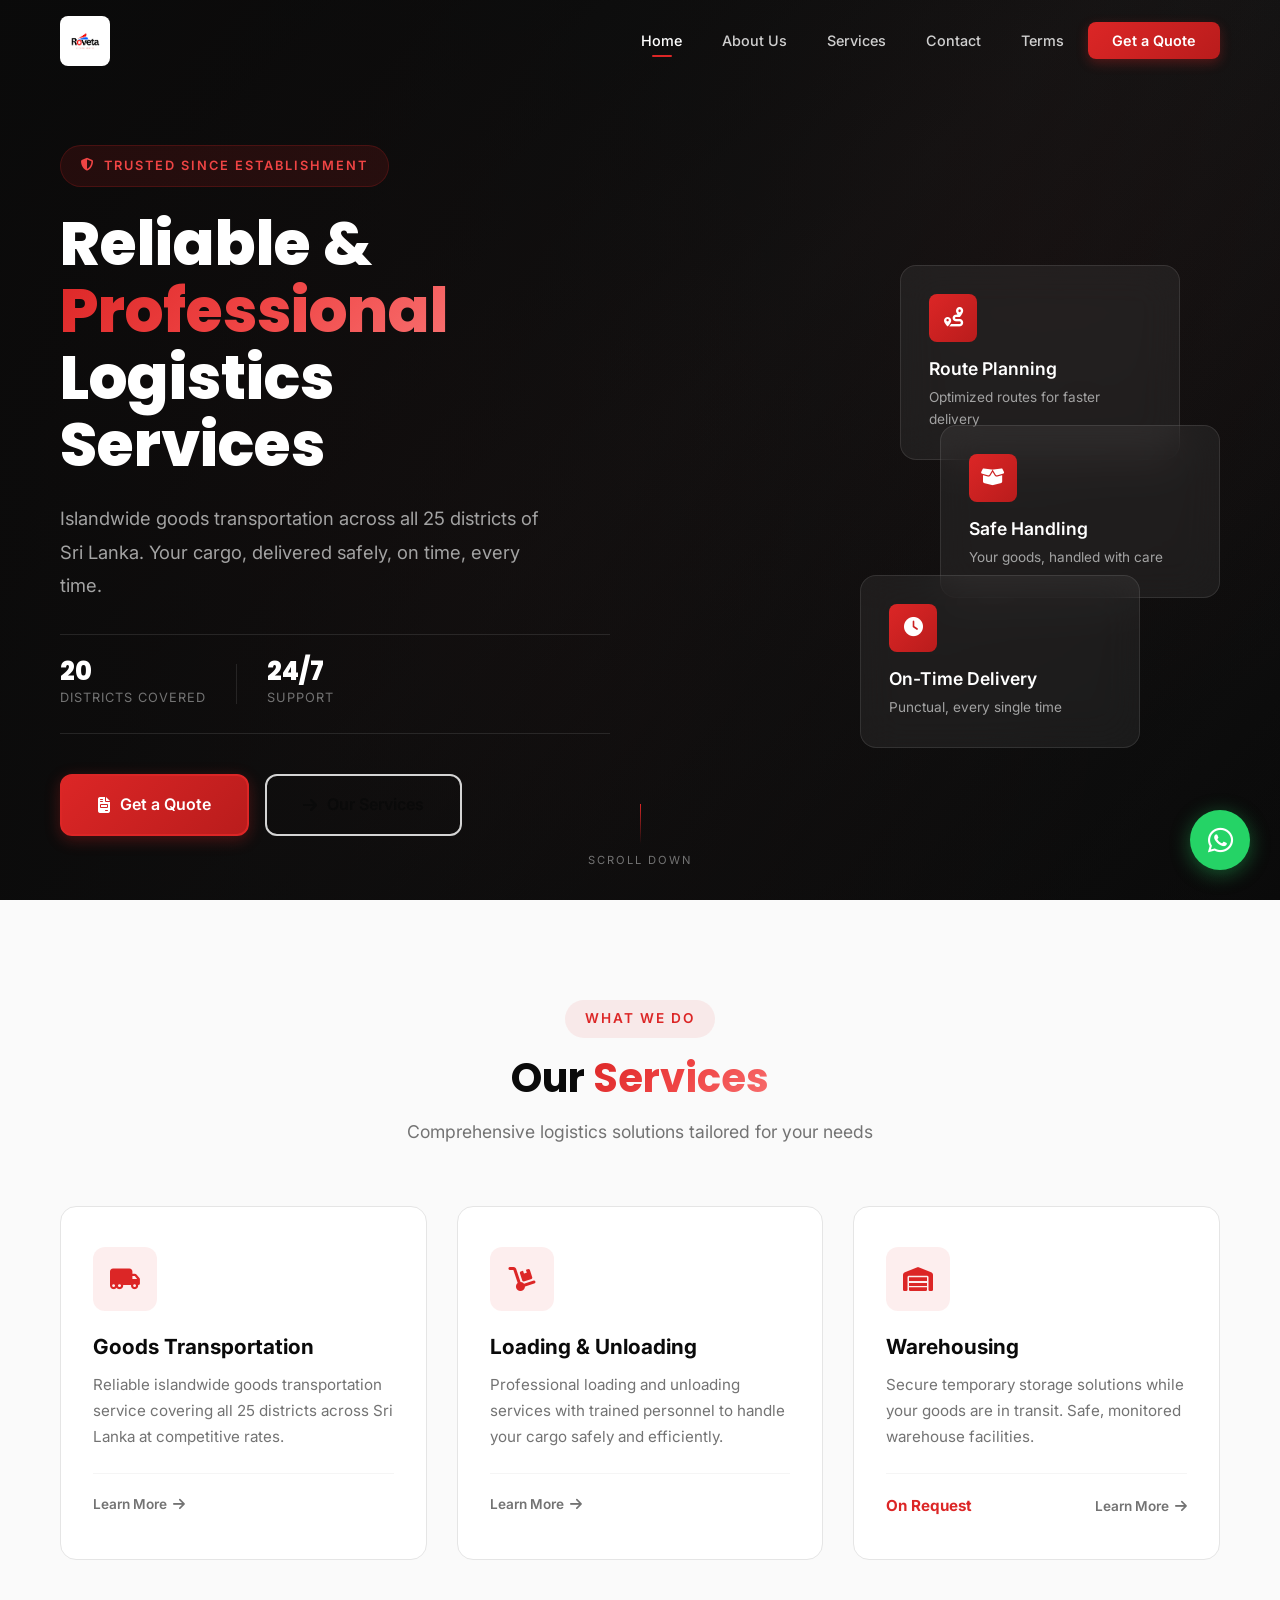
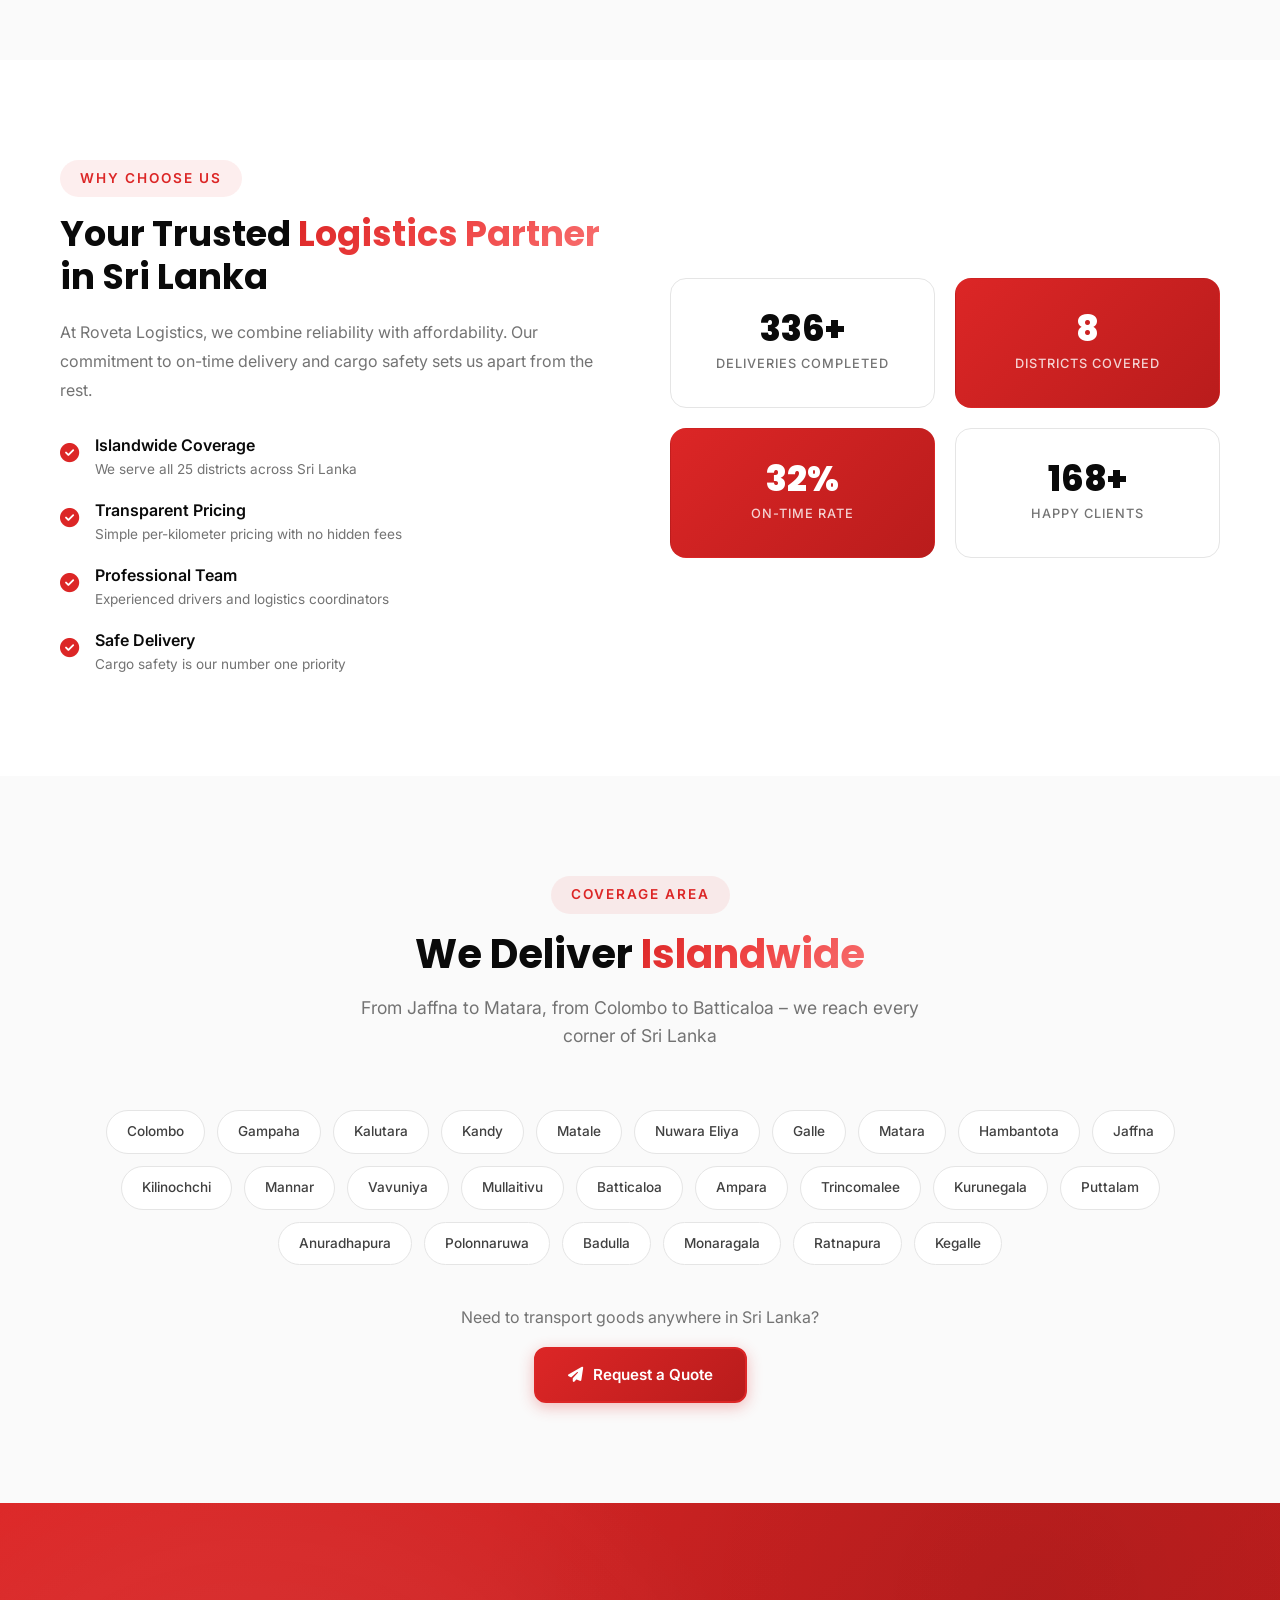
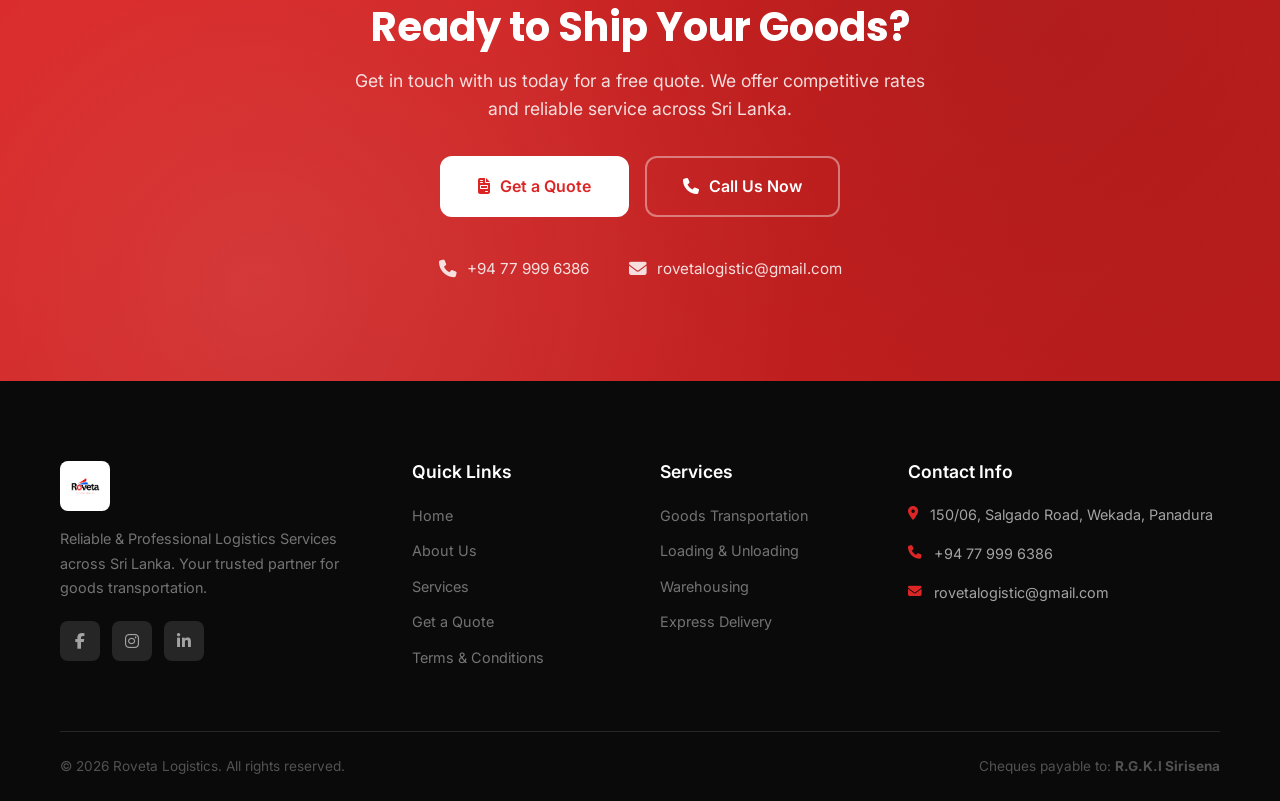
<file: index.html>
<!DOCTYPE html>
<html lang="en">

<head>
    <meta charset="UTF-8">
    <meta name="viewport" content="width=device-width, initial-scale=1.0">
    <meta name="description"
        content="Roveta Logistics - Reliable & Professional Logistics Services. Islandwide goods transportation across all districts in Sri Lanka. Contact us today!">
    <meta name="keywords"
        content="logistics, Sri Lanka, goods transportation, Panadura, islandwide delivery, freight, cargo, transport service">
    <meta name="author" content="Roveta Logistics">
    <meta name="robots" content="index, follow">
    <meta property="og:title" content="Roveta Logistics - Reliable & Professional Logistics Services">
    <meta property="og:description"
        content="Islandwide goods transportation across all districts in Sri Lanka. Professional, reliable service at competitive rates.">
    <meta property="og:type" content="website">
    <meta property="og:url" content="https://rovetalogistics.lk">
    <title>Roveta Logistics | Reliable & Professional Logistics Services in Sri Lanka</title>
    <link rel="preconnect" href="https://fonts.googleapis.com">
    <link rel="preconnect" href="https://fonts.gstatic.com" crossorigin>
    <link
        href="https://fonts.googleapis.com/css2?family=Inter:wght@300;400;500;600;700;800;900&family=Poppins:wght@600;700;800&display=swap"
        rel="stylesheet">
    <link rel="stylesheet" href="https://cdnjs.cloudflare.com/ajax/libs/font-awesome/6.5.1/css/all.min.css">
    <link rel="stylesheet" href="css/style.css">
    <link rel="stylesheet" href="css/home.css">
    <!-- Google Analytics -->
    <script async src="https://www.googletagmanager.com/gtag/js?id=G-XXXXXXXXXX"></script>
    <script>
        window.dataLayer = window.dataLayer || [];
        function gtag() { dataLayer.push(arguments); }
        gtag('js', new Date());
        gtag('config', 'G-XXXXXXXXXX');
    </script>
</head>

<body>
    <!-- Navigation -->
    <nav class="navbar" id="navbar">
        <div class="container nav-container">
            <a href="index.html" class="nav-logo">
                <img src="assets/logo.jpeg" alt="Roveta Logistics Logo" class="logo-image">
            </a>
            <button class="nav-toggle" id="navToggle" aria-label="Toggle navigation">
                <span></span>
                <span></span>
                <span></span>
            </button>
            <ul class="nav-menu" id="navMenu">
                <li><a href="index.html" class="nav-link active">Home</a></li>
                <li><a href="about.html" class="nav-link">About Us</a></li>
                <li><a href="services.html" class="nav-link">Services</a></li>
                <li><a href="contact.html" class="nav-link">Contact</a></li>
                <li><a href="terms.html" class="nav-link">Terms</a></li>
                <li><a href="contact.html" class="nav-link btn-nav-cta">Get a Quote</a></li>
            </ul>
        </div>
    </nav>

    <!-- Hero Section -->
    <section class="hero" id="hero">
        <div class="hero-bg-pattern"></div>
        <div class="hero-overlay"></div>
        <div class="container hero-content">
            <div class="hero-text">
                <div class="hero-badge" data-aos="fade-up">
                    <i class="fas fa-shield-halved"></i>
                    <span>Trusted Since Establishment</span>
                </div>
                <h1 data-aos="fade-up" data-aos-delay="100">
                    Reliable &<br>
                    <span class="text-gradient">Professional</span><br>
                    Logistics Services
                </h1>
                <p class="hero-description" data-aos="fade-up" data-aos-delay="200">
                    Islandwide goods transportation across all 25 districts of Sri Lanka.
                    Your cargo, delivered safely, on time, every time.
                </p>
                <div class="hero-stats" data-aos="fade-up" data-aos-delay="300">
                    <div class="stat-item">
                        <span class="stat-number" data-count="25">0</span>
                        <span class="stat-label">Districts Covered</span>
                    </div>
                    <div class="stat-divider"></div>
                    <div class="stat-item">
                        <span class="stat-number">24/7</span>
                        <span class="stat-label">Support</span>
                    </div>
                </div>
                <div class="hero-actions" data-aos="fade-up" data-aos-delay="400">
                    <a href="contact.html" class="btn btn-primary btn-lg">
                        <i class="fas fa-file-invoice"></i>
                        Get a Quote
                    </a>
                    <a href="services.html" class="btn btn-outline btn-lg">
                        <i class="fas fa-arrow-right"></i>
                        Our Services
                    </a>
                </div>
            </div>
            <div class="hero-visual" data-aos="fade-left" data-aos-delay="300">
                <div class="hero-card-stack">
                    <div class="hero-card hero-card-1">
                        <div class="hero-card-icon"><i class="fas fa-route"></i></div>
                        <h3>Route Planning</h3>
                        <p>Optimized routes for faster delivery</p>
                    </div>
                    <div class="hero-card hero-card-2">
                        <div class="hero-card-icon"><i class="fas fa-box-open"></i></div>
                        <h3>Safe Handling</h3>
                        <p>Your goods, handled with care</p>
                    </div>
                    <div class="hero-card hero-card-3">
                        <div class="hero-card-icon"><i class="fas fa-clock"></i></div>
                        <h3>On-Time Delivery</h3>
                        <p>Punctual, every single time</p>
                    </div>
                </div>
            </div>
        </div>
        <div class="hero-scroll-indicator">
            <div class="scroll-line"></div>
            <span>Scroll Down</span>
        </div>
    </section>

    <!-- Services Overview -->
    <section class="section services-overview" id="services-overview">
        <div class="container">
            <div class="section-header" data-aos="fade-up">
                <span class="section-tag">What We Do</span>
                <h2>Our <span class="text-gradient">Services</span></h2>
                <p class="section-subtitle">Comprehensive logistics solutions tailored for your needs</p>
            </div>
            <div class="services-grid">
                <div class="service-card" data-aos="fade-up" data-aos-delay="100">
                    <div class="service-card-icon">
                        <i class="fas fa-truck-moving"></i>
                    </div>
                    <h3>Goods Transportation</h3>
                    <p>Reliable islandwide goods transportation service covering all 25 districts across Sri Lanka at
                        competitive rates.</p>
                    <div class="service-card-footer">
                        <a href="services.html" class="service-link">Learn More <i class="fas fa-arrow-right"></i></a>
                    </div>
                </div>
                <div class="service-card" data-aos="fade-up" data-aos-delay="200">
                    <div class="service-card-icon">
                        <i class="fas fa-dolly"></i>
                    </div>
                    <h3>Loading & Unloading</h3>
                    <p>Professional loading and unloading services with trained personnel to handle your cargo safely
                        and efficiently.</p>
                    <div class="service-card-footer">
                        <a href="services.html" class="service-link">Learn More <i class="fas fa-arrow-right"></i></a>
                    </div>
                </div>
                <div class="service-card" data-aos="fade-up" data-aos-delay="300">
                    <div class="service-card-icon">
                        <i class="fas fa-warehouse"></i>
                    </div>
                    <h3>Warehousing</h3>
                    <p>Secure temporary storage solutions while your goods are in transit. Safe, monitored warehouse
                        facilities.</p>
                    <div class="service-card-footer">
                        <span class="service-rate">On Request</span>
                        <a href="services.html" class="service-link">Learn More <i class="fas fa-arrow-right"></i></a>
                    </div>
                </div>
            </div>
        </div>
    </section>

    <!-- Why Choose Us -->
    <section class="section why-us" id="why-us">
        <div class="container">
            <div class="why-us-wrapper">
                <div class="why-us-left" data-aos="fade-right">
                    <span class="section-tag">Why Choose Us</span>
                    <h2>Your Trusted <span class="text-gradient">Logistics Partner</span> in Sri Lanka</h2>
                    <p>At Roveta Logistics, we combine reliability with affordability. Our commitment to on-time
                        delivery and cargo safety sets us apart from the rest.</p>
                    <div class="why-us-features">
                        <div class="feature-item">
                            <div class="feature-icon"><i class="fas fa-check-circle"></i></div>
                            <div>
                                <h4>Islandwide Coverage</h4>
                                <p>We serve all 25 districts across Sri Lanka</p>
                            </div>
                        </div>
                        <div class="feature-item">
                            <div class="feature-icon"><i class="fas fa-check-circle"></i></div>
                            <div>
                                <h4>Transparent Pricing</h4>
                                <p>Simple per-kilometer pricing with no hidden fees</p>
                            </div>
                        </div>
                        <div class="feature-item">
                            <div class="feature-icon"><i class="fas fa-check-circle"></i></div>
                            <div>
                                <h4>Professional Team</h4>
                                <p>Experienced drivers and logistics coordinators</p>
                            </div>
                        </div>
                        <div class="feature-item">
                            <div class="feature-icon"><i class="fas fa-check-circle"></i></div>
                            <div>
                                <h4>Safe Delivery</h4>
                                <p>Cargo safety is our number one priority</p>
                            </div>
                        </div>
                    </div>
                </div>
                <div class="why-us-right" data-aos="fade-left">
                    <div class="stats-card-grid">
                        <div class="stats-card">
                            <div class="stats-card-number"><span data-count="1000">0</span>+</div>
                            <div class="stats-card-label">Deliveries Completed</div>
                        </div>
                        <div class="stats-card accent">
                            <div class="stats-card-number"><span data-count="25">0</span></div>
                            <div class="stats-card-label">Districts Covered</div>
                        </div>
                        <div class="stats-card accent">
                            <div class="stats-card-number"><span data-count="98">0</span>%</div>
                            <div class="stats-card-label">On-Time Rate</div>
                        </div>
                        <div class="stats-card">
                            <div class="stats-card-number"><span data-count="500">0</span>+</div>
                            <div class="stats-card-label">Happy Clients</div>
                        </div>
                    </div>
                </div>
            </div>
        </div>
    </section>

    <!-- Coverage Map -->
    <section class="section coverage" id="coverage">
        <div class="container">
            <div class="section-header" data-aos="fade-up">
                <span class="section-tag">Coverage Area</span>
                <h2>We Deliver <span class="text-gradient">Islandwide</span></h2>
                <p class="section-subtitle">From Jaffna to Matara, from Colombo to Batticaloa – we reach every corner of
                    Sri Lanka</p>
            </div>
            <div class="coverage-content" data-aos="fade-up">
                <div class="district-tags">
                    <span class="district-tag">Colombo</span>
                    <span class="district-tag">Gampaha</span>
                    <span class="district-tag">Kalutara</span>
                    <span class="district-tag">Kandy</span>
                    <span class="district-tag">Matale</span>
                    <span class="district-tag">Nuwara Eliya</span>
                    <span class="district-tag">Galle</span>
                    <span class="district-tag">Matara</span>
                    <span class="district-tag">Hambantota</span>
                    <span class="district-tag">Jaffna</span>
                    <span class="district-tag">Kilinochchi</span>
                    <span class="district-tag">Mannar</span>
                    <span class="district-tag">Vavuniya</span>
                    <span class="district-tag">Mullaitivu</span>
                    <span class="district-tag">Batticaloa</span>
                    <span class="district-tag">Ampara</span>
                    <span class="district-tag">Trincomalee</span>
                    <span class="district-tag">Kurunegala</span>
                    <span class="district-tag">Puttalam</span>
                    <span class="district-tag">Anuradhapura</span>
                    <span class="district-tag">Polonnaruwa</span>
                    <span class="district-tag">Badulla</span>
                    <span class="district-tag">Monaragala</span>
                    <span class="district-tag">Ratnapura</span>
                    <span class="district-tag">Kegalle</span>
                </div>
                <div class="coverage-cta">
                    <p>Need to transport goods anywhere in Sri Lanka?</p>
                    <a href="contact.html" class="btn btn-primary">
                        <i class="fas fa-paper-plane"></i> Request a Quote
                    </a>
                </div>
            </div>
        </div>
    </section>

    <!-- CTA Section -->
    <section class="section cta-section" id="cta">
        <div class="cta-bg-pattern"></div>
        <div class="container">
            <div class="cta-content" data-aos="fade-up">
                <h2>Ready to Ship Your Goods?</h2>
                <p>Get in touch with us today for a free quote. We offer competitive rates and reliable service across
                    Sri Lanka.</p>
                <div class="cta-actions">
                    <a href="contact.html" class="btn btn-white btn-lg">
                        <i class="fas fa-file-invoice"></i> Get a Quote
                    </a>
                    <a href="tel:+94779996386" class="btn btn-outline-white btn-lg">
                        <i class="fas fa-phone"></i> Call Us Now
                    </a>
                </div>
                <div class="cta-contact-info">
                    <div class="cta-info-item">
                        <i class="fas fa-phone"></i>
                        <span>+94 77 999 6386</span>
                    </div>
                    <div class="cta-info-item">
                        <i class="fas fa-envelope"></i>
                        <span>rovetalogistic@gmail.com</span>
                    </div>
                </div>
            </div>
        </div>
    </section>

    <!-- Footer -->
    <footer class="footer" id="footer">
        <div class="container">
            <div class="footer-grid">
                <div class="footer-about">
                    <div class="footer-logo">
                        <img src="assets/logo.jpeg" alt="Roveta Logistics Logo" class="logo-image">
                    </div>
                    <p>Reliable & Professional Logistics Services across Sri Lanka. Your trusted partner for goods
                        transportation.</p>
                    <div class="footer-social">
                        <a href="#" aria-label="Facebook"><i class="fab fa-facebook-f"></i></a>
                        <a href="#" aria-label="Instagram"><i class="fab fa-instagram"></i></a>
                        <a href="#" aria-label="LinkedIn"><i class="fab fa-linkedin-in"></i></a>
                    </div>
                </div>
                <div class="footer-links">
                    <h4>Quick Links</h4>
                    <ul>
                        <li><a href="index.html">Home</a></li>
                        <li><a href="about.html">About Us</a></li>
                        <li><a href="services.html">Services</a></li>
                        <li><a href="contact.html">Get a Quote</a></li>
                        <li><a href="terms.html">Terms & Conditions</a></li>
                    </ul>
                </div>
                <div class="footer-links">
                    <h4>Services</h4>
                    <ul>
                        <li><a href="services.html">Goods Transportation</a></li>
                        <li><a href="services.html">Loading & Unloading</a></li>
                        <li><a href="services.html">Warehousing</a></li>
                        <li><a href="services.html">Express Delivery</a></li>
                    </ul>
                </div>
                <div class="footer-contact">
                    <h4>Contact Info</h4>
                    <div class="footer-contact-item">
                        <i class="fas fa-location-dot"></i>
                        <span>150/06, Salgado Road, Wekada, Panadura</span>
                    </div>
                    <div class="footer-contact-item">
                        <i class="fas fa-phone"></i>
                        <span>+94 77 999 6386</span>
                    </div>
                    <div class="footer-contact-item">
                        <i class="fas fa-envelope"></i>
                        <span>rovetalogistic@gmail.com</span>
                    </div>
                </div>
            </div>
            <div class="footer-bottom">
                <p>&copy; 2026 Roveta Logistics. All rights reserved.</p>
                <p>Cheques payable to: <strong>R.G.K.I Sirisena</strong></p>
            </div>
        </div>
    </footer>

    <!-- WhatsApp Float Button -->
    <a href="https://wa.me/94779996386?text=Hi%20Roveta%20Logistics%2C%20I%20would%20like%20to%20inquire%20about%20your%20services."
        class="whatsapp-float" target="_blank" rel="noopener" aria-label="Chat on WhatsApp" id="whatsappBtn">
        <i class="fab fa-whatsapp"></i>
        <span class="whatsapp-tooltip">Chat with us!</span>
    </a>

    <script src="js/main.js"></script>
</body>

</html>
</file>
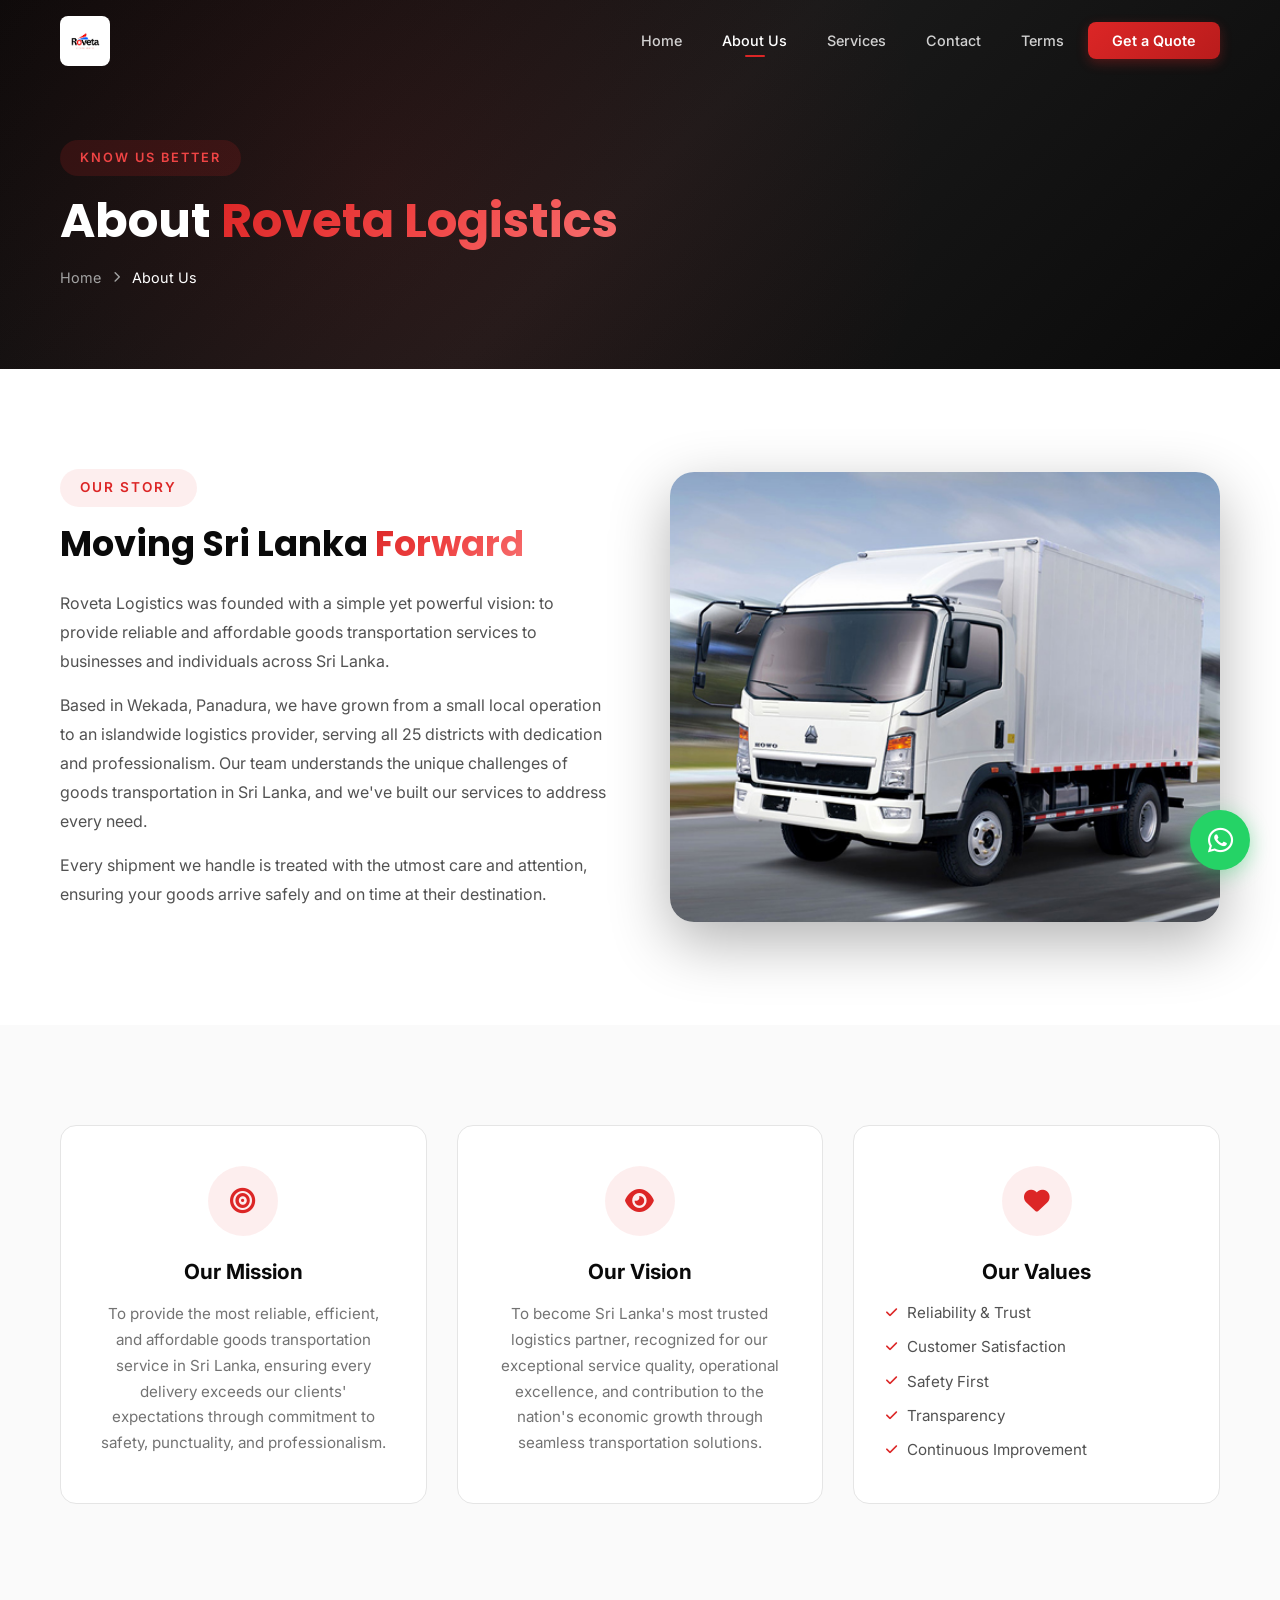
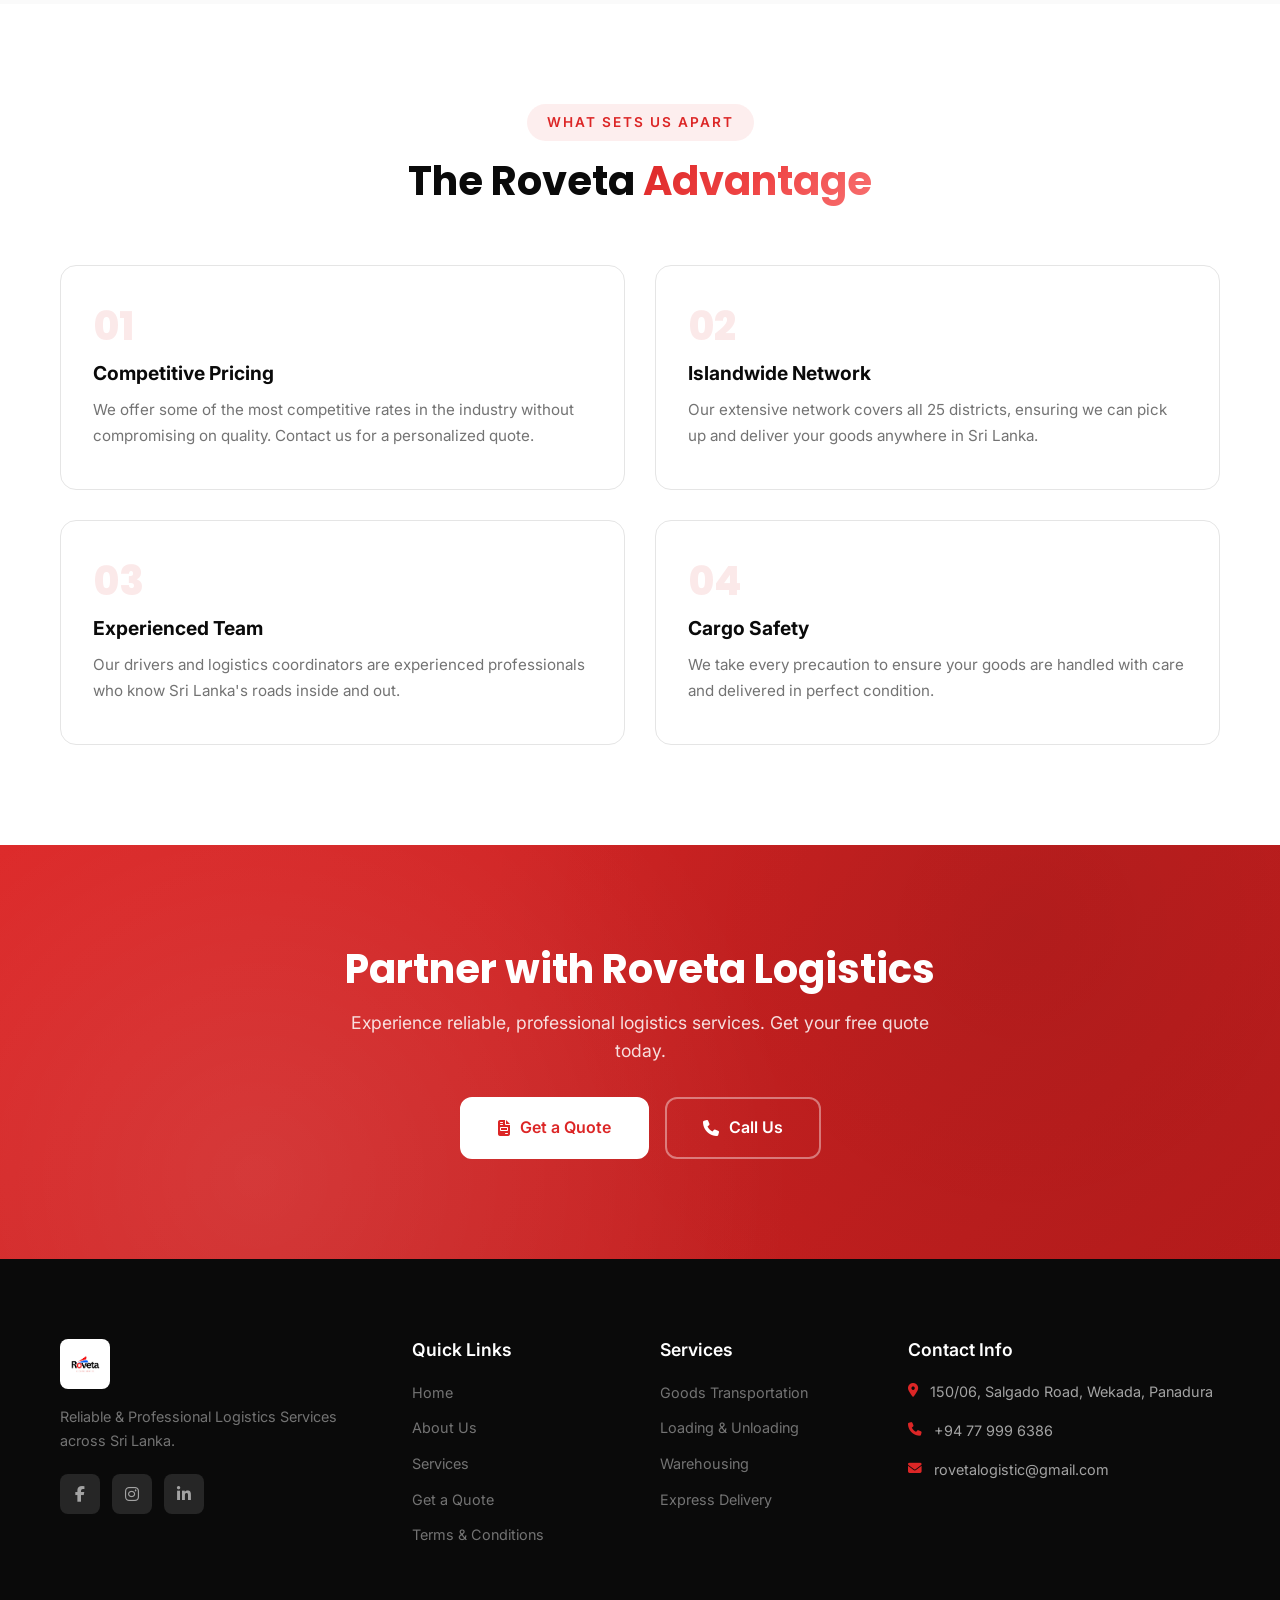
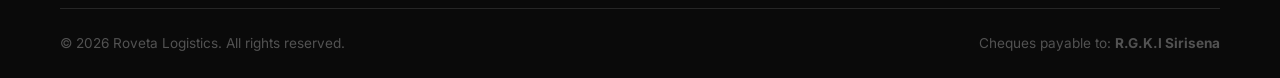
<file: about.html>
<!DOCTYPE html>
<html lang="en">

<head>
    <meta charset="UTF-8">
    <meta name="viewport" content="width=device-width, initial-scale=1.0">
    <meta name="description"
        content="About Roveta Logistics - Learn about our mission, values, and commitment to providing reliable goods transportation services across Sri Lanka.">
    <meta name="keywords"
        content="about Roveta Logistics, Sri Lanka logistics company, goods transportation, Panadura logistics">
    <title>About Us | Roveta Logistics - Reliable Goods Transportation in Sri Lanka</title>
    <link rel="preconnect" href="https://fonts.googleapis.com">
    <link rel="preconnect" href="https://fonts.gstatic.com" crossorigin>
    <link
        href="https://fonts.googleapis.com/css2?family=Inter:wght@300;400;500;600;700;800;900&family=Poppins:wght@600;700;800&display=swap"
        rel="stylesheet">
    <link rel="stylesheet" href="https://cdnjs.cloudflare.com/ajax/libs/font-awesome/6.5.1/css/all.min.css">
    <link rel="stylesheet" href="css/style.css">
    <link rel="stylesheet" href="css/about.css">
    <script async src="https://www.googletagmanager.com/gtag/js?id=G-XXXXXXXXXX"></script>
    <script>window.dataLayer = window.dataLayer || []; function gtag() { dataLayer.push(arguments) } gtag('js', new Date()); gtag('config', 'G-XXXXXXXXXX');</script>
</head>

<body>
    <!-- Navigation -->
    <nav class="navbar" id="navbar">
        <div class="container nav-container">
            <a href="index.html" class="nav-logo">
                <img src="assets/logo.jpeg" alt="Roveta Logistics Logo" class="logo-image">
            </a>
            <button class="nav-toggle" id="navToggle" aria-label="Toggle navigation">
                <span></span><span></span><span></span>
            </button>
            <ul class="nav-menu" id="navMenu">
                <li><a href="index.html" class="nav-link">Home</a></li>
                <li><a href="about.html" class="nav-link active">About Us</a></li>
                <li><a href="services.html" class="nav-link">Services</a></li>
                <li><a href="contact.html" class="nav-link">Contact</a></li>
                <li><a href="terms.html" class="nav-link">Terms</a></li>
                <li><a href="contact.html" class="nav-link btn-nav-cta">Get a Quote</a></li>
            </ul>
        </div>
    </nav>

    <!-- Page Header -->
    <section class="page-header">
        <div class="page-header-overlay"></div>
        <div class="container">
            <div class="page-header-content">
                <span class="page-tag">Know Us Better</span>
                <h1>About <span class="text-gradient">Roveta Logistics</span></h1>
                <nav class="breadcrumb" aria-label="Breadcrumb">
                    <a href="index.html">Home</a>
                    <i class="fas fa-chevron-right"></i>
                    <span>About Us</span>
                </nav>
            </div>
        </div>
    </section>

    <!-- Company Story -->
    <section class="section about-story">
        <div class="container">
            <div class="about-story-grid">
                <div class="about-story-content" data-aos="fade-right">
                    <span class="section-tag">Our Story</span>
                    <h2>Moving Sri Lanka <span class="text-gradient">Forward</span></h2>
                    <p>Roveta Logistics was founded with a simple yet powerful vision: to provide reliable and
                        affordable goods transportation services to businesses and individuals across Sri Lanka.</p>
                    <p>Based in Wekada, Panadura, we have grown from a small local operation to an islandwide logistics
                        provider, serving all 25 districts with dedication and professionalism. Our team understands the
                        unique challenges of goods transportation in Sri Lanka, and we've built our services to address
                        every need.</p>
                    <p>Every shipment we handle is treated with the utmost care and attention, ensuring your goods
                        arrive safely and on time at their destination.</p>
                </div>
                <div class="about-story-visual" data-aos="fade-left" style="position: relative;">
                    <img src="assets/truck.jpg" alt="Roveta Logistics Fleet"
                        style="width: 100%; height: 450px; object-fit: cover; border-radius: var(--radius-xl); box-shadow: var(--shadow-xl); display: block;" />
                </div>
            </div>
        </div>
    </section>

    <!-- Mission, Vision, Values -->
    <section class="section mvv-section">
        <div class="container">
            <div class="mvv-grid">
                <div class="mvv-card" data-aos="fade-up" data-aos-delay="100">
                    <div class="mvv-icon">
                        <i class="fas fa-bullseye"></i>
                    </div>
                    <h3>Our Mission</h3>
                    <p>To provide the most reliable, efficient, and affordable goods transportation service in Sri
                        Lanka, ensuring every delivery exceeds our clients' expectations through commitment to safety,
                        punctuality, and professionalism.</p>
                </div>
                <div class="mvv-card" data-aos="fade-up" data-aos-delay="200">
                    <div class="mvv-icon">
                        <i class="fas fa-eye"></i>
                    </div>
                    <h3>Our Vision</h3>
                    <p>To become Sri Lanka's most trusted logistics partner, recognized for our exceptional service
                        quality, operational excellence, and contribution to the nation's economic growth through
                        seamless transportation solutions.</p>
                </div>
                <div class="mvv-card" data-aos="fade-up" data-aos-delay="300">
                    <div class="mvv-icon">
                        <i class="fas fa-heart"></i>
                    </div>
                    <h3>Our Values</h3>
                    <ul class="values-list">
                        <li><i class="fas fa-check"></i> Reliability & Trust</li>
                        <li><i class="fas fa-check"></i> Customer Satisfaction</li>
                        <li><i class="fas fa-check"></i> Safety First</li>
                        <li><i class="fas fa-check"></i> Transparency</li>
                        <li><i class="fas fa-check"></i> Continuous Improvement</li>
                    </ul>
                </div>
            </div>
        </div>
    </section>

    <!-- Why Choose Us Timeline -->
    <section class="section timeline-section">
        <div class="container">
            <div class="section-header" data-aos="fade-up">
                <span class="section-tag">What Sets Us Apart</span>
                <h2>The Roveta <span class="text-gradient">Advantage</span></h2>
            </div>
            <div class="advantages-grid">
                <div class="advantage-card" data-aos="fade-up" data-aos-delay="100">
                    <div class="advantage-number">01</div>
                    <h3>Competitive Pricing</h3>
                    <p>We offer some of the most competitive rates in the industry without compromising on quality.
                        Contact us for a personalized quote.</p>
                </div>
                <div class="advantage-card" data-aos="fade-up" data-aos-delay="200">
                    <div class="advantage-number">02</div>
                    <h3>Islandwide Network</h3>
                    <p>Our extensive network covers all 25 districts, ensuring we can pick up and deliver your goods
                        anywhere in Sri Lanka.</p>
                </div>
                <div class="advantage-card" data-aos="fade-up" data-aos-delay="300">
                    <div class="advantage-number">03</div>
                    <h3>Experienced Team</h3>
                    <p>Our drivers and logistics coordinators are experienced professionals who know Sri Lanka's roads
                        inside and out.</p>
                </div>
                <div class="advantage-card" data-aos="fade-up" data-aos-delay="400">
                    <div class="advantage-number">04</div>
                    <h3>Cargo Safety</h3>
                    <p>We take every precaution to ensure your goods are handled with care and delivered in perfect
                        condition.</p>
                </div>
            </div>
        </div>
    </section>

    <!-- CTA -->
    <section class="section cta-section">
        <div class="cta-bg-pattern"></div>
        <div class="container">
            <div class="cta-content" data-aos="fade-up">
                <h2>Partner with Roveta Logistics</h2>
                <p>Experience reliable, professional logistics services. Get your free quote today.</p>
                <div class="cta-actions">
                    <a href="contact.html" class="btn btn-white btn-lg">
                        <i class="fas fa-file-invoice"></i> Get a Quote
                    </a>
                    <a href="tel:+94779996386" class="btn btn-outline-white btn-lg">
                        <i class="fas fa-phone"></i> Call Us
                    </a>
                </div>
            </div>
        </div>
    </section>

    <!-- Footer -->
    <footer class="footer">
        <div class="container">
            <div class="footer-grid">
                <div class="footer-about">
                    <div class="footer-logo">
                        <img src="assets/logo.jpeg" alt="Roveta Logistics Logo" class="logo-image">
                    </div>
                    <p>Reliable & Professional Logistics Services across Sri Lanka.</p>
                    <div class="footer-social">
                        <a href="#" aria-label="Facebook"><i class="fab fa-facebook-f"></i></a>
                        <a href="#" aria-label="Instagram"><i class="fab fa-instagram"></i></a>
                        <a href="#" aria-label="LinkedIn"><i class="fab fa-linkedin-in"></i></a>
                    </div>
                </div>
                <div class="footer-links">
                    <h4>Quick Links</h4>
                    <ul>
                        <li><a href="index.html">Home</a></li>
                        <li><a href="about.html">About Us</a></li>
                        <li><a href="services.html">Services</a></li>
                        <li><a href="contact.html">Get a Quote</a></li>
                        <li><a href="terms.html">Terms & Conditions</a></li>
                    </ul>
                </div>
                <div class="footer-links">
                    <h4>Services</h4>
                    <ul>
                        <li><a href="services.html">Goods Transportation</a></li>
                        <li><a href="services.html">Loading & Unloading</a></li>
                        <li><a href="services.html">Warehousing</a></li>
                        <li><a href="services.html">Express Delivery</a></li>
                    </ul>
                </div>
                <div class="footer-contact">
                    <h4>Contact Info</h4>
                    <div class="footer-contact-item">
                        <i class="fas fa-location-dot"></i>
                        <span>150/06, Salgado Road, Wekada, Panadura</span>
                    </div>
                    <div class="footer-contact-item">
                        <i class="fas fa-phone"></i>
                        <span>+94 77 999 6386</span>
                    </div>
                    <div class="footer-contact-item">
                        <i class="fas fa-envelope"></i>
                        <span>rovetalogistic@gmail.com</span>
                    </div>
                </div>
            </div>
            <div class="footer-bottom">
                <p>&copy; 2026 Roveta Logistics. All rights reserved.</p>
                <p>Cheques payable to: <strong>R.G.K.I Sirisena</strong></p>
            </div>
        </div>
    </footer>

    <!-- WhatsApp Float Button -->
    <a href="https://wa.me/94779996386?text=Hi%20Roveta%20Logistics%2C%20I%20would%20like%20to%20inquire%20about%20your%20services."
        class="whatsapp-float" target="_blank" rel="noopener" aria-label="Chat on WhatsApp" id="whatsappBtn">
        <i class="fab fa-whatsapp"></i>
        <span class="whatsapp-tooltip">Chat with us!</span>
    </a>

    <script src="js/main.js"></script>
</body>

</html>
</file>
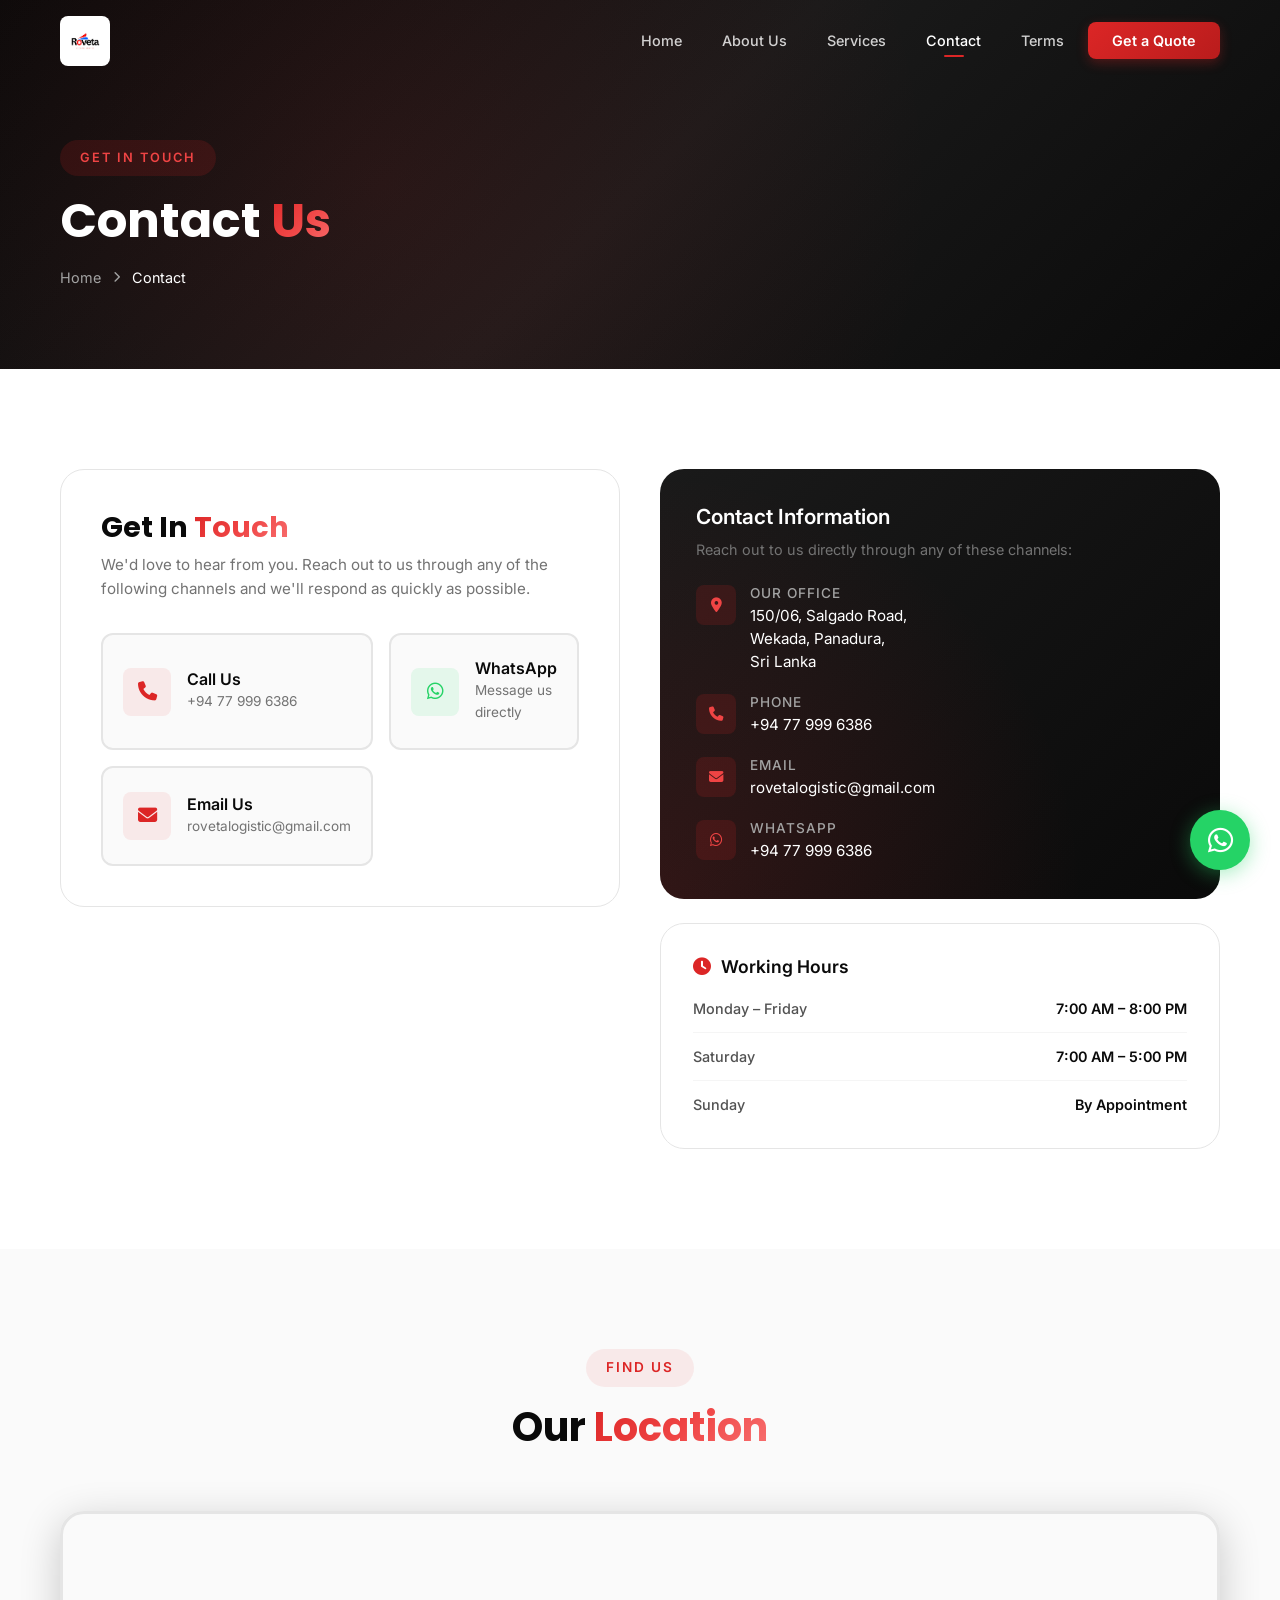
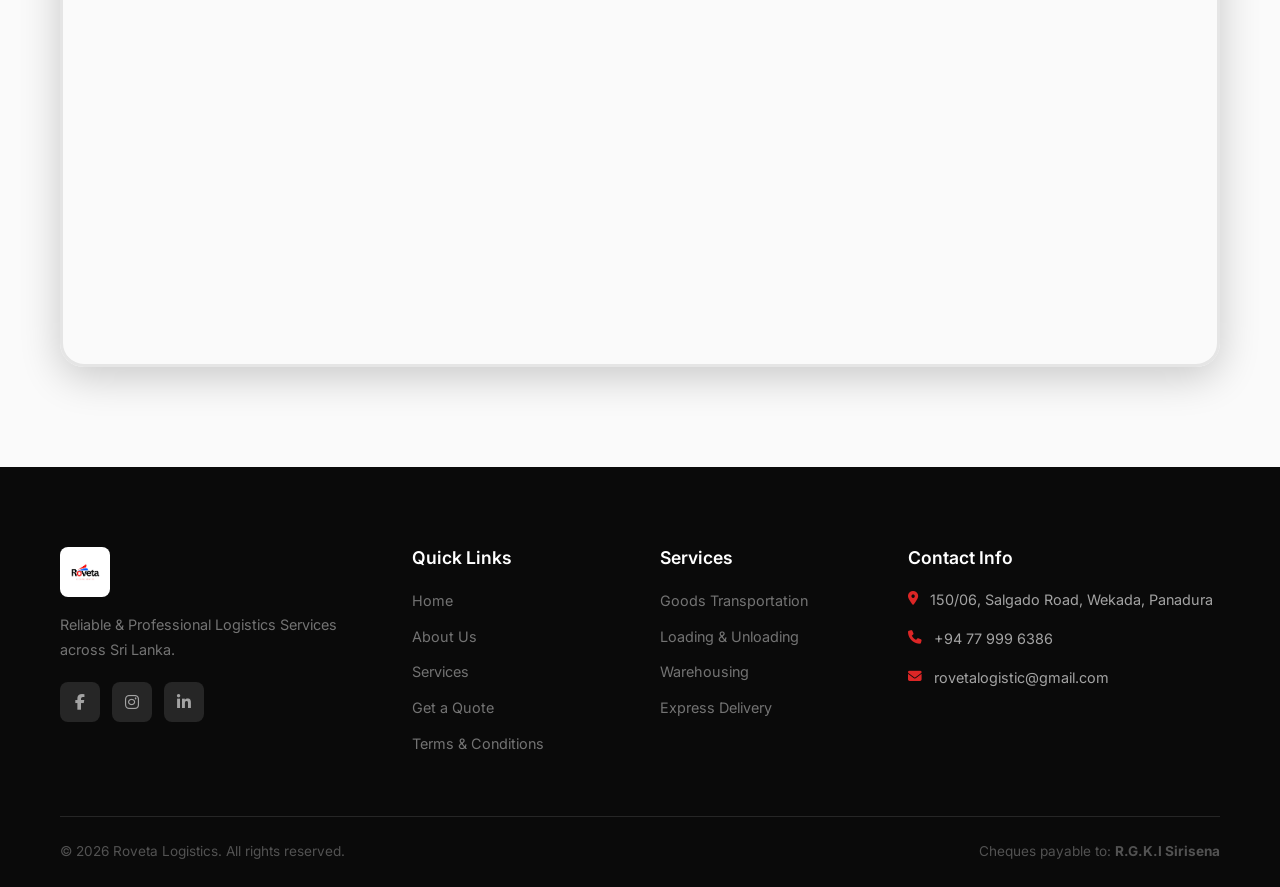
<file: contact.html>
<!DOCTYPE html>
<html lang="en">

<head>
    <meta charset="UTF-8">
    <meta name="viewport" content="width=device-width, initial-scale=1.0">
    <meta name="description"
        content="Contact Roveta Logistics - Get in touch for goods transportation across Sri Lanka. Call +94 77 999 6386 or message us on WhatsApp.">
    <meta name="keywords" content="contact Roveta Logistics, logistics inquiry, goods transport Sri Lanka">
    <title>Contact Us | Roveta Logistics</title>
    <link rel="preconnect" href="https://fonts.googleapis.com">
    <link rel="preconnect" href="https://fonts.gstatic.com" crossorigin>
    <link
        href="https://fonts.googleapis.com/css2?family=Inter:wght@300;400;500;600;700;800;900&family=Poppins:wght@600;700;800&display=swap"
        rel="stylesheet">
    <link rel="stylesheet" href="https://cdnjs.cloudflare.com/ajax/libs/font-awesome/6.5.1/css/all.min.css">
    <link rel="stylesheet" href="css/style.css">
    <link rel="stylesheet" href="css/contact.css">
    <script async src="https://www.googletagmanager.com/gtag/js?id=G-XXXXXXXXXX"></script>
    <script>window.dataLayer = window.dataLayer || []; function gtag() { dataLayer.push(arguments) } gtag('js', new Date()); gtag('config', 'G-XXXXXXXXXX');</script>
</head>

<body>
    <!-- Navigation -->
    <nav class="navbar" id="navbar">
        <div class="container nav-container">
            <a href="index.html" class="nav-logo">
                <img src="assets/logo.jpeg" alt="Roveta Logistics Logo" class="logo-image">
            </a>
            <button class="nav-toggle" id="navToggle" aria-label="Toggle navigation">
                <span></span><span></span><span></span>
            </button>
            <ul class="nav-menu" id="navMenu">
                <li><a href="index.html" class="nav-link">Home</a></li>
                <li><a href="about.html" class="nav-link">About Us</a></li>
                <li><a href="services.html" class="nav-link">Services</a></li>
                <li><a href="contact.html" class="nav-link active">Contact</a></li>
                <li><a href="terms.html" class="nav-link">Terms</a></li>
                <li><a href="contact.html" class="nav-link btn-nav-cta">Get a Quote</a></li>
            </ul>
        </div>
    </nav>

    <!-- Page Header -->
    <section class="page-header">
        <div class="page-header-overlay"></div>
        <div class="container">
            <div class="page-header-content">
                <span class="page-tag">Get In Touch</span>
                <h1>Contact <span class="text-gradient">Us</span></h1>
                <nav class="breadcrumb" aria-label="Breadcrumb">
                    <a href="index.html">Home</a>
                    <i class="fas fa-chevron-right"></i>
                    <span>Contact</span>
                </nav>
            </div>
        </div>
    </section>

    <!-- Contact Section -->
    <section class="section contact-section">
        <div class="container">
            <div class="contact-grid" style="grid-template-columns: 1fr 1fr;">
                <!-- Contact Intro -->
                <div class="contact-form-wrapper" data-aos="fade-right">
                    <div class="form-header">
                        <h2>Get In <span class="text-gradient">Touch</span></h2>
                        <p>We'd love to hear from you. Reach out to us through any of the following channels and we'll
                            respond as quickly as possible.</p>
                    </div>
                    <div class="contact-methods">
                        <a href="tel:+94779996386" class="contact-method-card">
                            <div class="contact-method-icon"><i class="fas fa-phone"></i></div>
                            <div>
                                <h3>Call Us</h3>
                                <p>+94 77 999 6386</p>
                            </div>
                        </a>
                        <a href="https://wa.me/94779996386?text=Hi%20Roveta%20Logistics%2C%20I%20would%20like%20to%20inquire%20about%20your%20services."
                            target="_blank" rel="noopener" class="contact-method-card whatsapp-method">
                            <div class="contact-method-icon"
                                style="background: rgba(37, 211, 102, 0.1); color: #25D366;"><i
                                    class="fab fa-whatsapp"></i></div>
                            <div>
                                <h3>WhatsApp</h3>
                                <p>Message us directly</p>
                            </div>
                        </a>
                        <a href="mailto:rovetalogistic@gmail.com" class="contact-method-card">
                            <div class="contact-method-icon"><i class="fas fa-envelope"></i></div>
                            <div>
                                <h3>Email Us</h3>
                                <p>rovetalogistic@gmail.com</p>
                            </div>
                        </a>
                    </div>
                </div>

                <!-- Contact Info Sidebar -->
                <div class="contact-sidebar" data-aos="fade-left">
                    <div class="contact-info-card">
                        <h3>Contact Information</h3>
                        <p>Reach out to us directly through any of these channels:</p>
                        <div class="contact-info-items">
                            <div class="contact-info-item">
                                <div class="contact-info-icon">
                                    <i class="fas fa-location-dot"></i>
                                </div>
                                <div>
                                    <h4>Our Office</h4>
                                    <p>150/06, Salgado Road,<br>Wekada, Panadura,<br>Sri Lanka</p>
                                </div>
                            </div>
                            <div class="contact-info-item">
                                <div class="contact-info-icon">
                                    <i class="fas fa-phone"></i>
                                </div>
                                <div>
                                    <h4>Phone</h4>
                                    <p><a href="tel:+94779996386">+94 77 999 6386</a></p>
                                </div>
                            </div>
                            <div class="contact-info-item">
                                <div class="contact-info-icon">
                                    <i class="fas fa-envelope"></i>
                                </div>
                                <div>
                                    <h4>Email</h4>
                                    <p><a href="mailto:rovetalogistic@gmail.com">rovetalogistic@gmail.com</a></p>
                                </div>
                            </div>
                            <div class="contact-info-item">
                                <div class="contact-info-icon">
                                    <i class="fab fa-whatsapp"></i>
                                </div>
                                <div>
                                    <h4>WhatsApp</h4>
                                    <p><a href="https://wa.me/94779996386" target="_blank" rel="noopener">+94 77 999
                                            6386</a></p>
                                </div>
                            </div>
                        </div>
                    </div>
                    <div class="working-hours-card">
                        <h3><i class="fas fa-clock"></i> Working Hours</h3>
                        <div class="hours-list">
                            <div class="hours-item">
                                <span>Monday – Friday</span>
                                <span>7:00 AM – 8:00 PM</span>
                            </div>
                            <div class="hours-item">
                                <span>Saturday</span>
                                <span>7:00 AM – 5:00 PM</span>
                            </div>
                            <div class="hours-item">
                                <span>Sunday</span>
                                <span>By Appointment</span>
                            </div>
                        </div>
                    </div>
                </div>
            </div>
        </div>
    </section>

    <!-- Map Section -->
    <section class="section map-section">
        <div class="container">
            <div class="section-header" data-aos="fade-up">
                <span class="section-tag">Find Us</span>
                <h2>Our <span class="text-gradient">Location</span></h2>
            </div>
            <div class="map-wrapper" data-aos="fade-up">
                <iframe
                    src="https://www.google.com/maps/embed?pb=!1m18!1m12!1m3!1d3963.3!2d79.9!3d6.7!2m3!1f0!2f0!3f0!3m2!1i1024!2i768!4f13.1!3m3!1m2!1s0x0%3A0x0!2zNsKwNDInMDAuMCJOIDc5wrA1NCcwMC4wIkU!5e0!3m2!1sen!2slk!4v1234567890"
                    width="100%" height="450" style="border:0;" allowfullscreen="" loading="lazy"
                    referrerpolicy="no-referrer-when-downgrade" title="Roveta Logistics Location - Wekada, Panadura">
                </iframe>
            </div>
        </div>
    </section>

    <!-- Footer -->
    <footer class="footer">
        <div class="container">
            <div class="footer-grid">
                <div class="footer-about">
                    <div class="footer-logo">
                        <img src="assets/logo.jpeg" alt="Roveta Logistics Logo" class="logo-image">
                    </div>
                    <p>Reliable & Professional Logistics Services across Sri Lanka.</p>
                    <div class="footer-social">
                        <a href="#" aria-label="Facebook"><i class="fab fa-facebook-f"></i></a>
                        <a href="#" aria-label="Instagram"><i class="fab fa-instagram"></i></a>
                        <a href="#" aria-label="LinkedIn"><i class="fab fa-linkedin-in"></i></a>
                    </div>
                </div>
                <div class="footer-links">
                    <h4>Quick Links</h4>
                    <ul>
                        <li><a href="index.html">Home</a></li>
                        <li><a href="about.html">About Us</a></li>
                        <li><a href="services.html">Services</a></li>
                        <li><a href="contact.html">Get a Quote</a></li>
                        <li><a href="terms.html">Terms & Conditions</a></li>
                    </ul>
                </div>
                <div class="footer-links">
                    <h4>Services</h4>
                    <ul>
                        <li><a href="services.html">Goods Transportation</a></li>
                        <li><a href="services.html">Loading & Unloading</a></li>
                        <li><a href="services.html">Warehousing</a></li>
                        <li><a href="services.html">Express Delivery</a></li>
                    </ul>
                </div>
                <div class="footer-contact">
                    <h4>Contact Info</h4>
                    <div class="footer-contact-item">
                        <i class="fas fa-location-dot"></i>
                        <span>150/06, Salgado Road, Wekada, Panadura</span>
                    </div>
                    <div class="footer-contact-item">
                        <i class="fas fa-phone"></i>
                        <span>+94 77 999 6386</span>
                    </div>
                    <div class="footer-contact-item">
                        <i class="fas fa-envelope"></i>
                        <span>rovetalogistic@gmail.com</span>
                    </div>
                </div>
            </div>
            <div class="footer-bottom">
                <p>&copy; 2026 Roveta Logistics. All rights reserved.</p>
                <p>Cheques payable to: <strong>R.G.K.I Sirisena</strong></p>
            </div>
        </div>
    </footer>

    <!-- WhatsApp Float Button -->
    <a href="https://wa.me/94779996386?text=Hi%20Roveta%20Logistics%2C%20I%20would%20like%20to%20inquire%20about%20your%20services."
        class="whatsapp-float" target="_blank" rel="noopener" aria-label="Chat on WhatsApp" id="whatsappBtn">
        <i class="fab fa-whatsapp"></i>
        <span class="whatsapp-tooltip">Chat with us!</span>
    </a>

    <script src="js/main.js"></script>
</body>

</html>
</file>
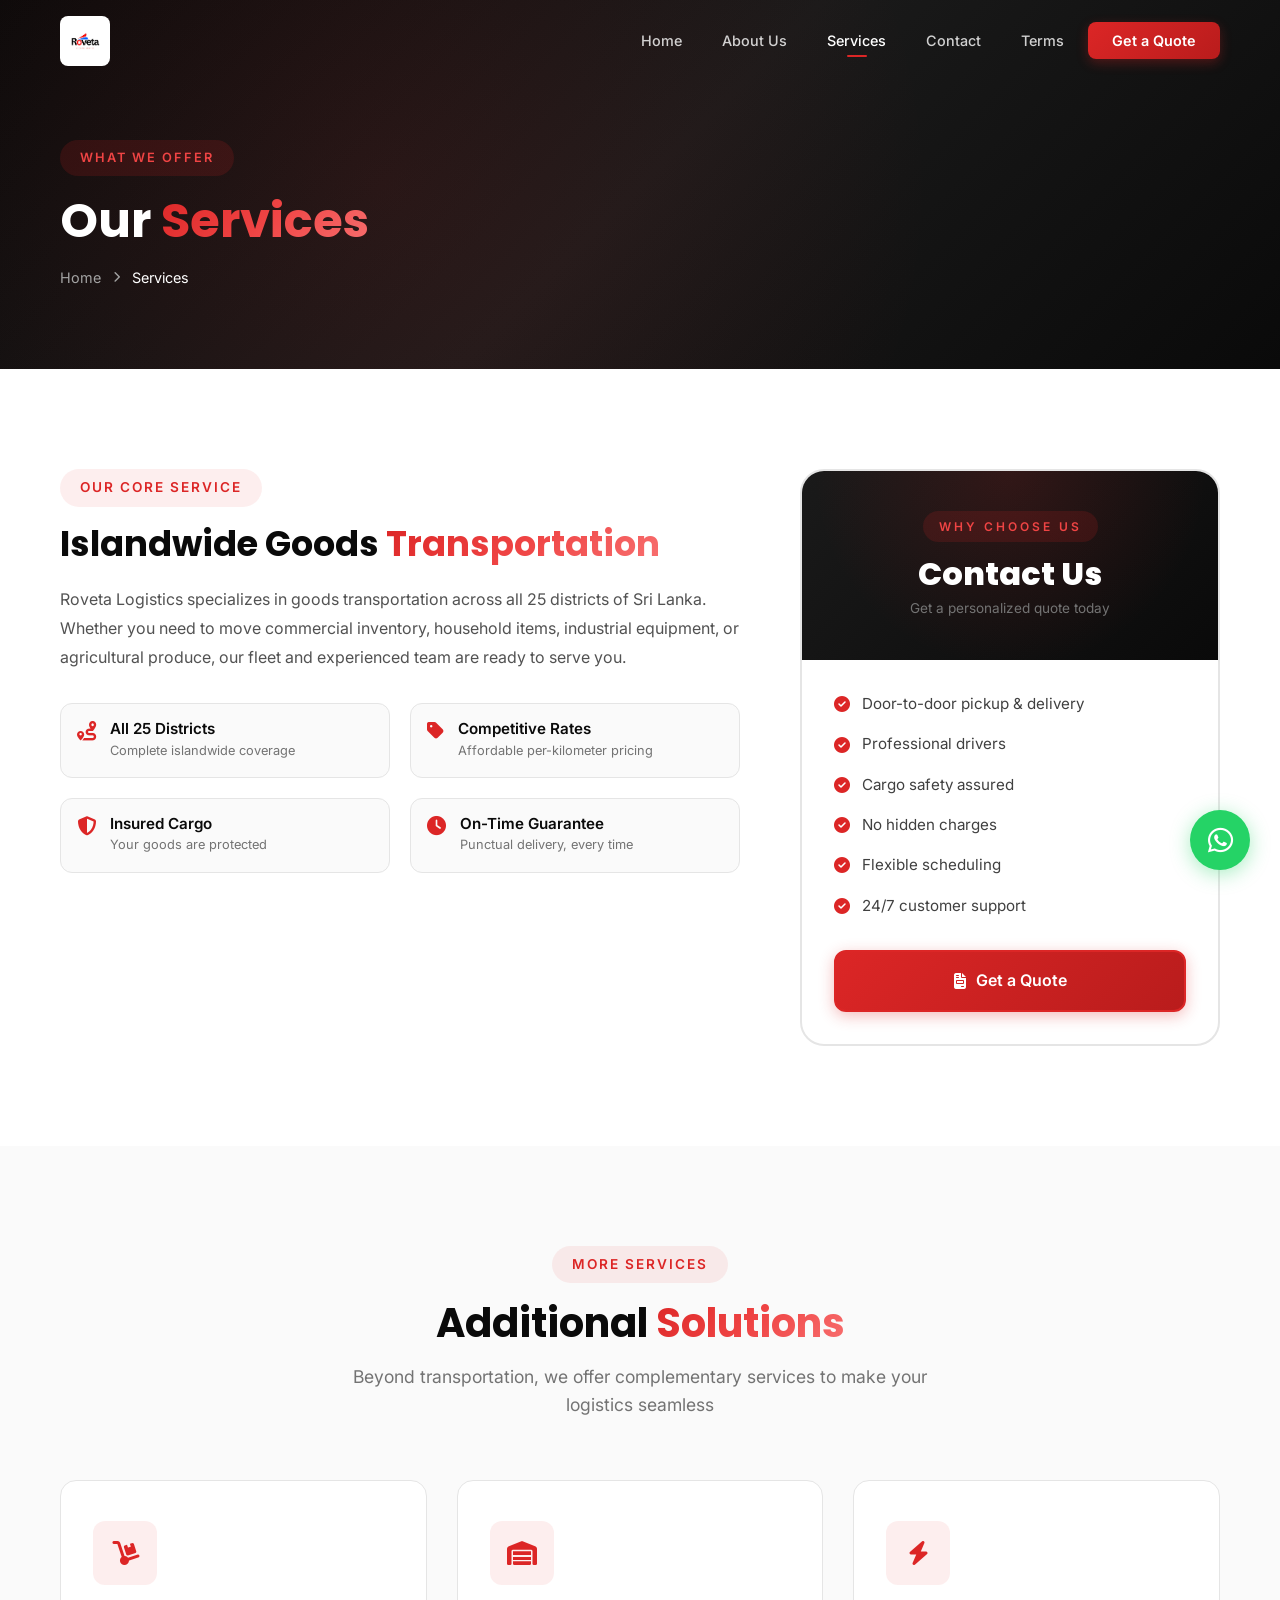
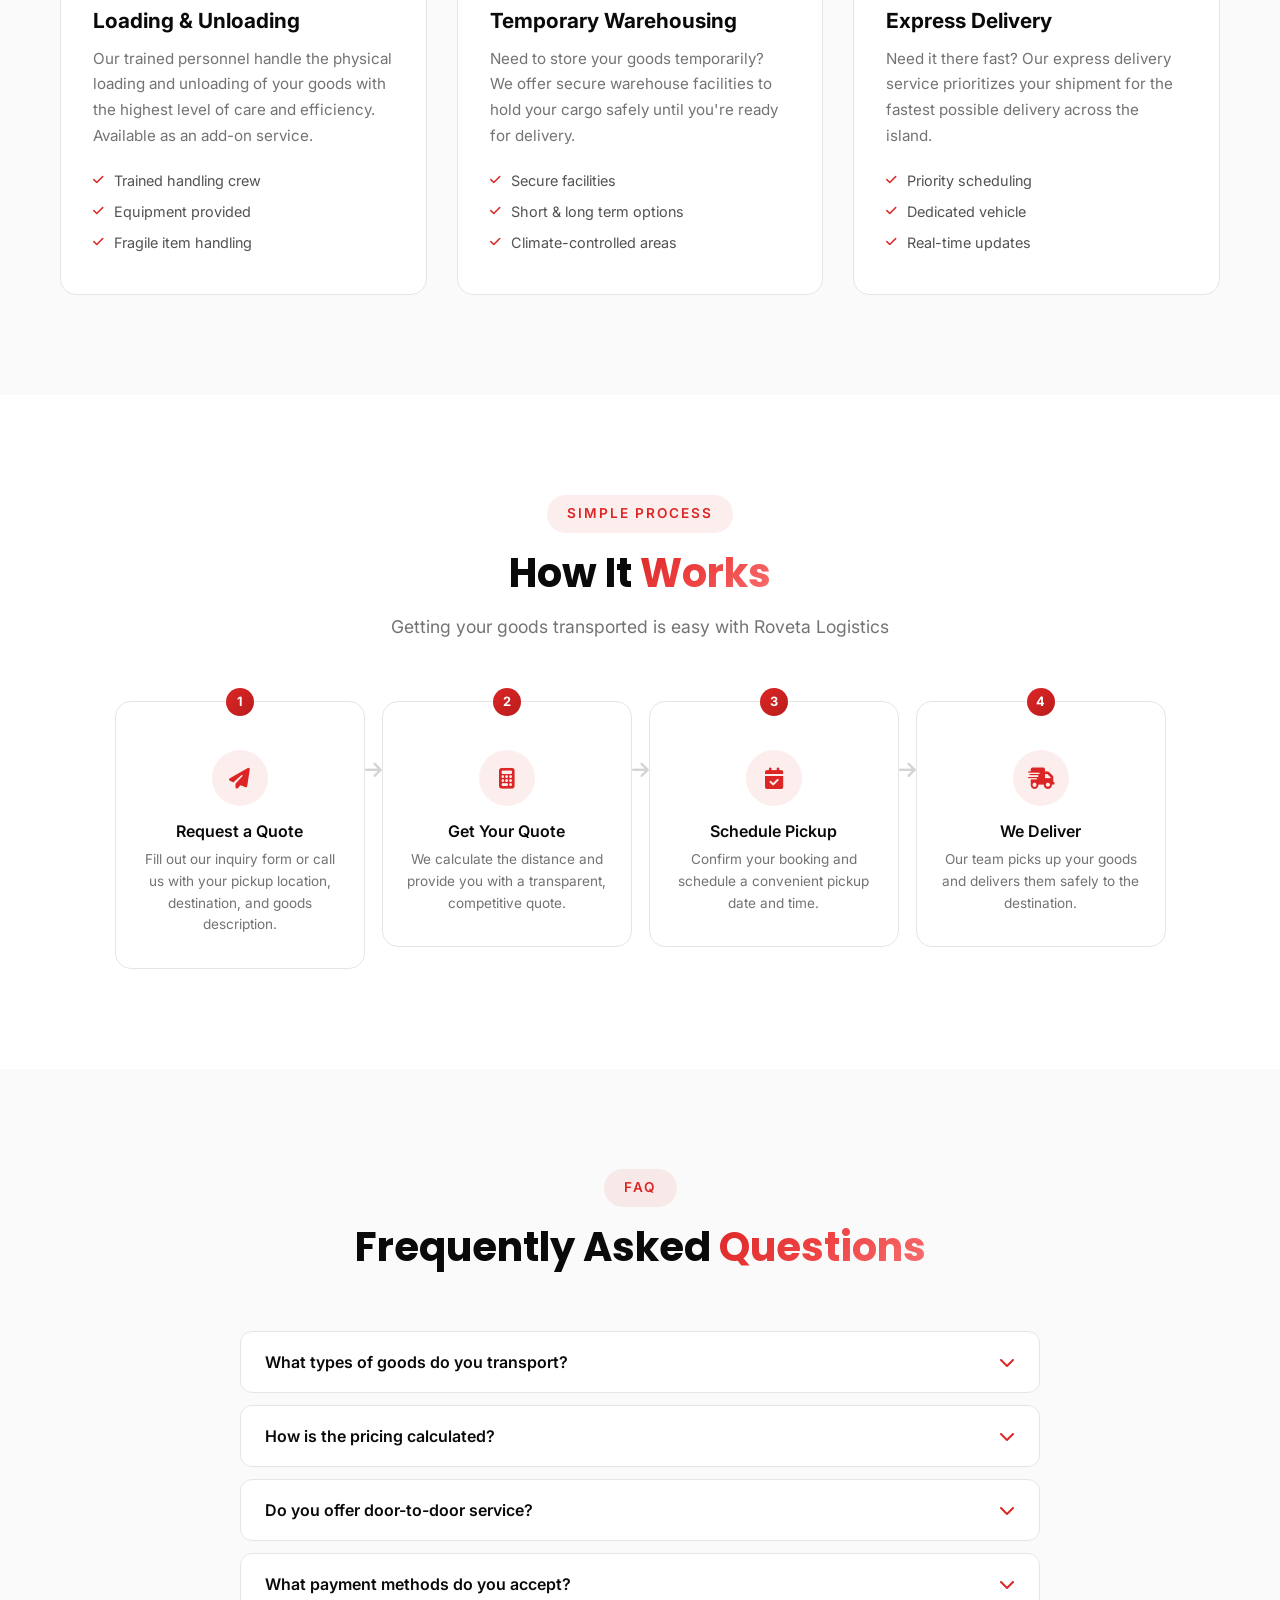
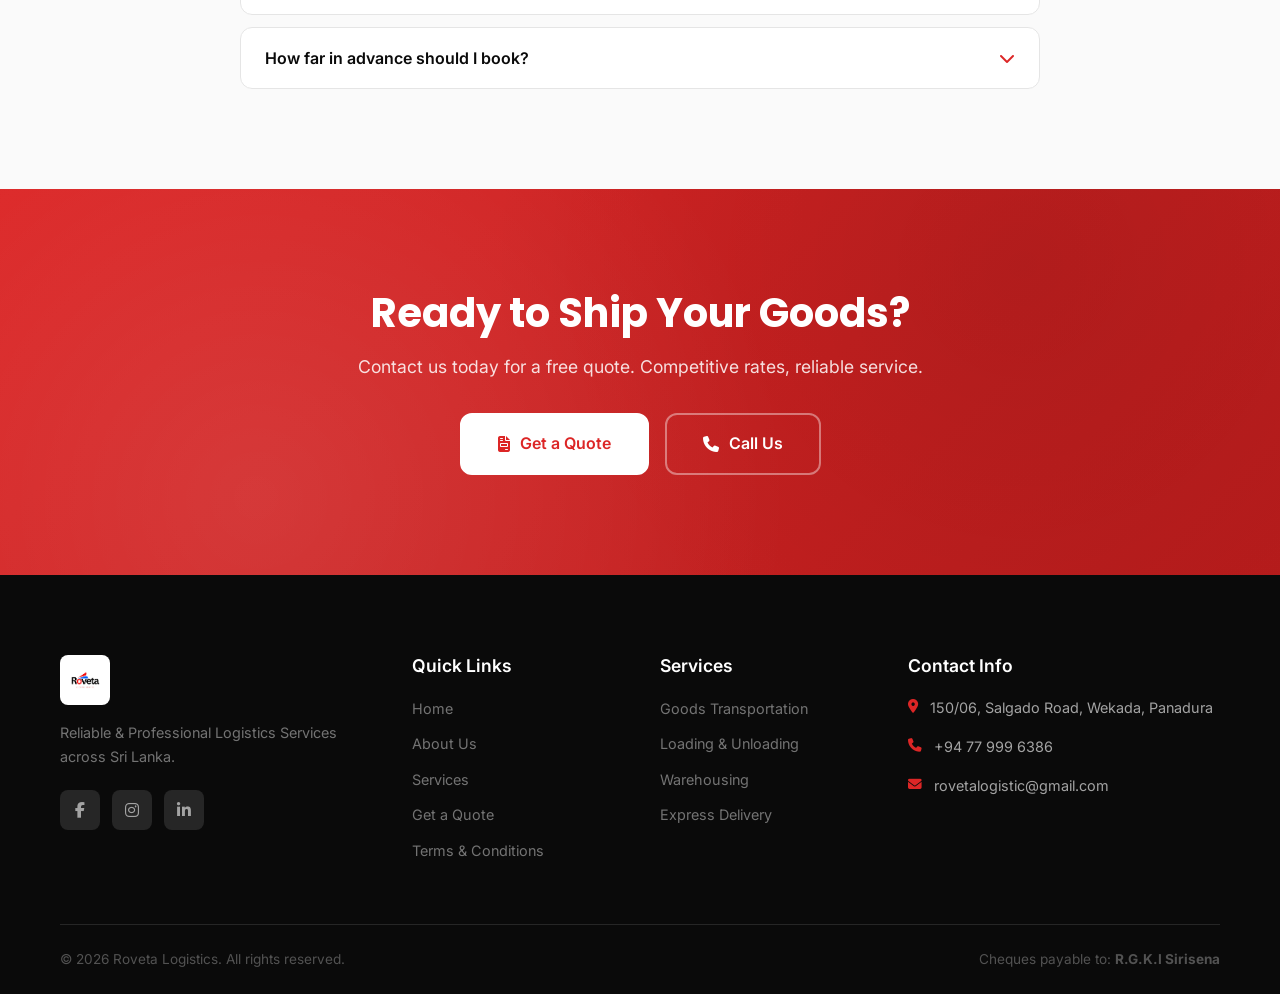
<file: services.html>
<!DOCTYPE html>
<html lang="en">

<head>
    <meta charset="UTF-8">
    <meta name="viewport" content="width=device-width, initial-scale=1.0">
    <meta name="description"
        content="Roveta Logistics Services - Islandwide goods transportation across all 25 districts of Sri Lanka. Professional, reliable, and affordable.">
    <meta name="keywords"
        content="goods transportation Sri Lanka, logistics services, freight, cargo transport, islandwide delivery">
    <title>Our Services | Roveta Logistics - Islandwide Goods Transportation</title>
    <link rel="preconnect" href="https://fonts.googleapis.com">
    <link rel="preconnect" href="https://fonts.gstatic.com" crossorigin>
    <link
        href="https://fonts.googleapis.com/css2?family=Inter:wght@300;400;500;600;700;800;900&family=Poppins:wght@600;700;800&display=swap"
        rel="stylesheet">
    <link rel="stylesheet" href="https://cdnjs.cloudflare.com/ajax/libs/font-awesome/6.5.1/css/all.min.css">
    <link rel="stylesheet" href="css/style.css">
    <link rel="stylesheet" href="css/services.css">
    <script async src="https://www.googletagmanager.com/gtag/js?id=G-XXXXXXXXXX"></script>
    <script>window.dataLayer = window.dataLayer || []; function gtag() { dataLayer.push(arguments) } gtag('js', new Date()); gtag('config', 'G-XXXXXXXXXX');</script>
</head>

<body>
    <!-- Navigation -->
    <nav class="navbar" id="navbar">
        <div class="container nav-container">
            <a href="index.html" class="nav-logo">
                <img src="assets/logo.jpeg" alt="Roveta Logistics Logo" class="logo-image">
            </a>
            <button class="nav-toggle" id="navToggle" aria-label="Toggle navigation">
                <span></span><span></span><span></span>
            </button>
            <ul class="nav-menu" id="navMenu">
                <li><a href="index.html" class="nav-link">Home</a></li>
                <li><a href="about.html" class="nav-link">About Us</a></li>
                <li><a href="services.html" class="nav-link active">Services</a></li>
                <li><a href="contact.html" class="nav-link">Contact</a></li>
                <li><a href="terms.html" class="nav-link">Terms</a></li>
                <li><a href="contact.html" class="nav-link btn-nav-cta">Get a Quote</a></li>
            </ul>
        </div>
    </nav>

    <!-- Page Header -->
    <section class="page-header">
        <div class="page-header-overlay"></div>
        <div class="container">
            <div class="page-header-content">
                <span class="page-tag">What We Offer</span>
                <h1>Our <span class="text-gradient">Services</span></h1>
                <nav class="breadcrumb" aria-label="Breadcrumb">
                    <a href="index.html">Home</a>
                    <i class="fas fa-chevron-right"></i>
                    <span>Services</span>
                </nav>
            </div>
        </div>
    </section>

    <!-- Main Service -->
    <section class="section main-service">
        <div class="container">
            <div class="main-service-grid">
                <div class="main-service-content" data-aos="fade-right">
                    <span class="section-tag">Our Core Service</span>
                    <h2>Islandwide Goods <span class="text-gradient">Transportation</span></h2>
                    <p>Roveta Logistics specializes in goods transportation across all 25 districts of Sri Lanka.
                        Whether you need to move commercial inventory, household items, industrial equipment, or
                        agricultural produce, our fleet and experienced team are ready to serve you.</p>
                    <div class="service-highlights">
                        <div class="highlight-item">
                            <i class="fas fa-route"></i>
                            <div>
                                <h4>All 25 Districts</h4>
                                <p>Complete islandwide coverage</p>
                            </div>
                        </div>
                        <div class="highlight-item">
                            <i class="fas fa-tag"></i>
                            <div>
                                <h4>Competitive Rates</h4>
                                <p>Affordable per-kilometer pricing</p>
                            </div>
                        </div>
                        <div class="highlight-item">
                            <i class="fas fa-shield-halved"></i>
                            <div>
                                <h4>Insured Cargo</h4>
                                <p>Your goods are protected</p>
                            </div>
                        </div>
                        <div class="highlight-item">
                            <i class="fas fa-clock"></i>
                            <div>
                                <h4>On-Time Guarantee</h4>
                                <p>Punctual delivery, every time</p>
                            </div>
                        </div>
                    </div>
                </div>
                <div class="main-service-pricing" data-aos="fade-left">
                    <div class="pricing-card">
                        <div class="pricing-header">
                            <span class="pricing-label">Why Choose Us</span>
                            <div class="pricing-amount">
                                <span class="price" style="font-size: 2rem;">Contact Us</span>
                            </div>
                            <p class="pricing-note">Get a personalized quote today</p>
                        </div>
                        <div class="pricing-features">
                            <div class="pricing-feature">
                                <i class="fas fa-check-circle"></i>
                                <span>Door-to-door pickup & delivery</span>
                            </div>
                            <div class="pricing-feature">
                                <i class="fas fa-check-circle"></i>
                                <span>Professional drivers</span>
                            </div>
                            <div class="pricing-feature">
                                <i class="fas fa-check-circle"></i>
                                <span>Cargo safety assured</span>
                            </div>
                            <div class="pricing-feature">
                                <i class="fas fa-check-circle"></i>
                                <span>No hidden charges</span>
                            </div>
                            <div class="pricing-feature">
                                <i class="fas fa-check-circle"></i>
                                <span>Flexible scheduling</span>
                            </div>
                            <div class="pricing-feature">
                                <i class="fas fa-check-circle"></i>
                                <span>24/7 customer support</span>
                            </div>
                        </div>
                        <a href="contact.html" class="btn btn-primary btn-lg btn-full">
                            <i class="fas fa-file-invoice"></i> Get a Quote
                        </a>
                    </div>
                </div>
            </div>
        </div>
    </section>

    <!-- Additional Services -->
    <section class="section additional-services">
        <div class="container">
            <div class="section-header" data-aos="fade-up">
                <span class="section-tag">More Services</span>
                <h2>Additional <span class="text-gradient">Solutions</span></h2>
                <p class="section-subtitle">Beyond transportation, we offer complementary services to make your
                    logistics seamless</p>
            </div>
            <div class="additional-services-grid">
                <div class="add-service-card" data-aos="fade-up" data-aos-delay="100">
                    <div class="add-service-icon">
                        <i class="fas fa-dolly"></i>
                    </div>
                    <h3>Loading & Unloading</h3>
                    <p>Our trained personnel handle the physical loading and unloading of your goods with the highest
                        level of care and efficiency. Available as an add-on service.</p>
                    <ul class="add-service-features">
                        <li><i class="fas fa-check"></i> Trained handling crew</li>
                        <li><i class="fas fa-check"></i> Equipment provided</li>
                        <li><i class="fas fa-check"></i> Fragile item handling</li>
                    </ul>
                </div>
                <div class="add-service-card" data-aos="fade-up" data-aos-delay="200">
                    <div class="add-service-icon">
                        <i class="fas fa-warehouse"></i>
                    </div>
                    <h3>Temporary Warehousing</h3>
                    <p>Need to store your goods temporarily? We offer secure warehouse facilities to hold your cargo
                        safely until you're ready for delivery.</p>
                    <ul class="add-service-features">
                        <li><i class="fas fa-check"></i> Secure facilities</li>
                        <li><i class="fas fa-check"></i> Short & long term options</li>
                        <li><i class="fas fa-check"></i> Climate-controlled areas</li>
                    </ul>
                </div>
                <div class="add-service-card" data-aos="fade-up" data-aos-delay="300">
                    <div class="add-service-icon">
                        <i class="fas fa-bolt"></i>
                    </div>
                    <h3>Express Delivery</h3>
                    <p>Need it there fast? Our express delivery service prioritizes your shipment for the fastest
                        possible delivery across the island.</p>
                    <ul class="add-service-features">
                        <li><i class="fas fa-check"></i> Priority scheduling</li>
                        <li><i class="fas fa-check"></i> Dedicated vehicle</li>
                        <li><i class="fas fa-check"></i> Real-time updates</li>
                    </ul>
                </div>
            </div>
        </div>
    </section>

    <!-- How It Works -->
    <section class="section how-it-works">
        <div class="container">
            <div class="section-header" data-aos="fade-up">
                <span class="section-tag">Simple Process</span>
                <h2>How It <span class="text-gradient">Works</span></h2>
                <p class="section-subtitle">Getting your goods transported is easy with Roveta Logistics</p>
            </div>
            <div class="steps-grid">
                <div class="step-card" data-aos="fade-up" data-aos-delay="100">
                    <div class="step-number">1</div>
                    <div class="step-icon"><i class="fas fa-paper-plane"></i></div>
                    <h3>Request a Quote</h3>
                    <p>Fill out our inquiry form or call us with your pickup location, destination, and goods
                        description.</p>
                </div>
                <div class="step-connector" data-aos="fade-up" data-aos-delay="150">
                    <i class="fas fa-arrow-right"></i>
                </div>
                <div class="step-card" data-aos="fade-up" data-aos-delay="200">
                    <div class="step-number">2</div>
                    <div class="step-icon"><i class="fas fa-calculator"></i></div>
                    <h3>Get Your Quote</h3>
                    <p>We calculate the distance and provide you with a transparent, competitive quote.</p>
                </div>
                <div class="step-connector" data-aos="fade-up" data-aos-delay="250">
                    <i class="fas fa-arrow-right"></i>
                </div>
                <div class="step-card" data-aos="fade-up" data-aos-delay="300">
                    <div class="step-number">3</div>
                    <div class="step-icon"><i class="fas fa-calendar-check"></i></div>
                    <h3>Schedule Pickup</h3>
                    <p>Confirm your booking and schedule a convenient pickup date and time.</p>
                </div>
                <div class="step-connector" data-aos="fade-up" data-aos-delay="350">
                    <i class="fas fa-arrow-right"></i>
                </div>
                <div class="step-card" data-aos="fade-up" data-aos-delay="400">
                    <div class="step-number">4</div>
                    <div class="step-icon"><i class="fas fa-truck-fast"></i></div>
                    <h3>We Deliver</h3>
                    <p>Our team picks up your goods and delivers them safely to the destination.</p>
                </div>
            </div>
        </div>
    </section>

    <!-- FAQ Section -->
    <section class="section faq-section">
        <div class="container">
            <div class="section-header" data-aos="fade-up">
                <span class="section-tag">FAQ</span>
                <h2>Frequently Asked <span class="text-gradient">Questions</span></h2>
            </div>
            <div class="faq-grid" data-aos="fade-up">
                <div class="faq-item">
                    <button class="faq-question" id="faq-q1">
                        <span>What types of goods do you transport?</span>
                        <i class="fas fa-chevron-down"></i>
                    </button>
                    <div class="faq-answer" id="faq-a1">
                        <p>We transport a wide range of goods including commercial inventory, household items,
                            furniture, construction materials, industrial equipment, agricultural produce, and more.
                            Please contact us for specific requirements.</p>
                    </div>
                </div>
                <div class="faq-item">
                    <button class="faq-question" id="faq-q2">
                        <span>How is the pricing calculated?</span>
                        <i class="fas fa-chevron-down"></i>
                    </button>
                    <div class="faq-answer" id="faq-a2">
                        <p>Our pricing is simple and transparent — calculated per kilometer from pickup to delivery
                            point using the most efficient route. Contact us for a personalized quote. No hidden
                            charges.</p>
                    </div>
                </div>
                <div class="faq-item">
                    <button class="faq-question" id="faq-q3">
                        <span>Do you offer door-to-door service?</span>
                        <i class="fas fa-chevron-down"></i>
                    </button>
                    <div class="faq-answer" id="faq-a3">
                        <p>Yes! We provide complete door-to-door pickup and delivery service. Our team will come to your
                            location to collect the goods and deliver them directly to the destination address.</p>
                    </div>
                </div>
                <div class="faq-item">
                    <button class="faq-question" id="faq-q4">
                        <span>What payment methods do you accept?</span>
                        <i class="fas fa-chevron-down"></i>
                    </button>
                    <div class="faq-answer" id="faq-a4">
                        <p>We accept cash payments and cheques. Cheques should be addressed to <strong>R.G.K.I
                                Sirisena</strong>. Please confirm payment details when placing your order.</p>
                    </div>
                </div>
                <div class="faq-item">
                    <button class="faq-question" id="faq-q5">
                        <span>How far in advance should I book?</span>
                        <i class="fas fa-chevron-down"></i>
                    </button>
                    <div class="faq-answer" id="faq-a5">
                        <p>We recommend booking at least 24–48 hours in advance for standard deliveries. For express
                            delivery, please contact us directly and we'll arrange the fastest possible service based on
                            availability.</p>
                    </div>
                </div>
            </div>
        </div>
    </section>

    <!-- CTA -->
    <section class="section cta-section">
        <div class="cta-bg-pattern"></div>
        <div class="container">
            <div class="cta-content" data-aos="fade-up">
                <h2>Ready to Ship Your Goods?</h2>
                <p>Contact us today for a free quote. Competitive rates, reliable service.</p>
                <div class="cta-actions">
                    <a href="contact.html" class="btn btn-white btn-lg">
                        <i class="fas fa-file-invoice"></i> Get a Quote
                    </a>
                    <a href="tel:+94779996386" class="btn btn-outline-white btn-lg">
                        <i class="fas fa-phone"></i> Call Us
                    </a>
                </div>
            </div>
        </div>
    </section>

    <!-- Footer -->
    <footer class="footer">
        <div class="container">
            <div class="footer-grid">
                <div class="footer-about">
                    <div class="footer-logo">
                        <img src="assets/logo.jpeg" alt="Roveta Logistics Logo" class="logo-image">
                    </div>
                    <p>Reliable & Professional Logistics Services across Sri Lanka.</p>
                    <div class="footer-social">
                        <a href="#" aria-label="Facebook"><i class="fab fa-facebook-f"></i></a>
                        <a href="#" aria-label="Instagram"><i class="fab fa-instagram"></i></a>
                        <a href="#" aria-label="LinkedIn"><i class="fab fa-linkedin-in"></i></a>
                    </div>
                </div>
                <div class="footer-links">
                    <h4>Quick Links</h4>
                    <ul>
                        <li><a href="index.html">Home</a></li>
                        <li><a href="about.html">About Us</a></li>
                        <li><a href="services.html">Services</a></li>
                        <li><a href="contact.html">Get a Quote</a></li>
                        <li><a href="terms.html">Terms & Conditions</a></li>
                    </ul>
                </div>
                <div class="footer-links">
                    <h4>Services</h4>
                    <ul>
                        <li><a href="services.html">Goods Transportation</a></li>
                        <li><a href="services.html">Loading & Unloading</a></li>
                        <li><a href="services.html">Warehousing</a></li>
                        <li><a href="services.html">Express Delivery</a></li>
                    </ul>
                </div>
                <div class="footer-contact">
                    <h4>Contact Info</h4>
                    <div class="footer-contact-item">
                        <i class="fas fa-location-dot"></i>
                        <span>150/06, Salgado Road, Wekada, Panadura</span>
                    </div>
                    <div class="footer-contact-item">
                        <i class="fas fa-phone"></i>
                        <span>+94 77 999 6386</span>
                    </div>
                    <div class="footer-contact-item">
                        <i class="fas fa-envelope"></i>
                        <span>rovetalogistic@gmail.com</span>
                    </div>
                </div>
            </div>
            <div class="footer-bottom">
                <p>&copy; 2026 Roveta Logistics. All rights reserved.</p>
                <p>Cheques payable to: <strong>R.G.K.I Sirisena</strong></p>
            </div>
        </div>
    </footer>

    <!-- WhatsApp Float Button -->
    <a href="https://wa.me/94779996386?text=Hi%20Roveta%20Logistics%2C%20I%20would%20like%20to%20inquire%20about%20your%20services."
        class="whatsapp-float" target="_blank" rel="noopener" aria-label="Chat on WhatsApp" id="whatsappBtn">
        <i class="fab fa-whatsapp"></i>
        <span class="whatsapp-tooltip">Chat with us!</span>
    </a>

    <script src="js/main.js"></script>
</body>

</html>
</file>
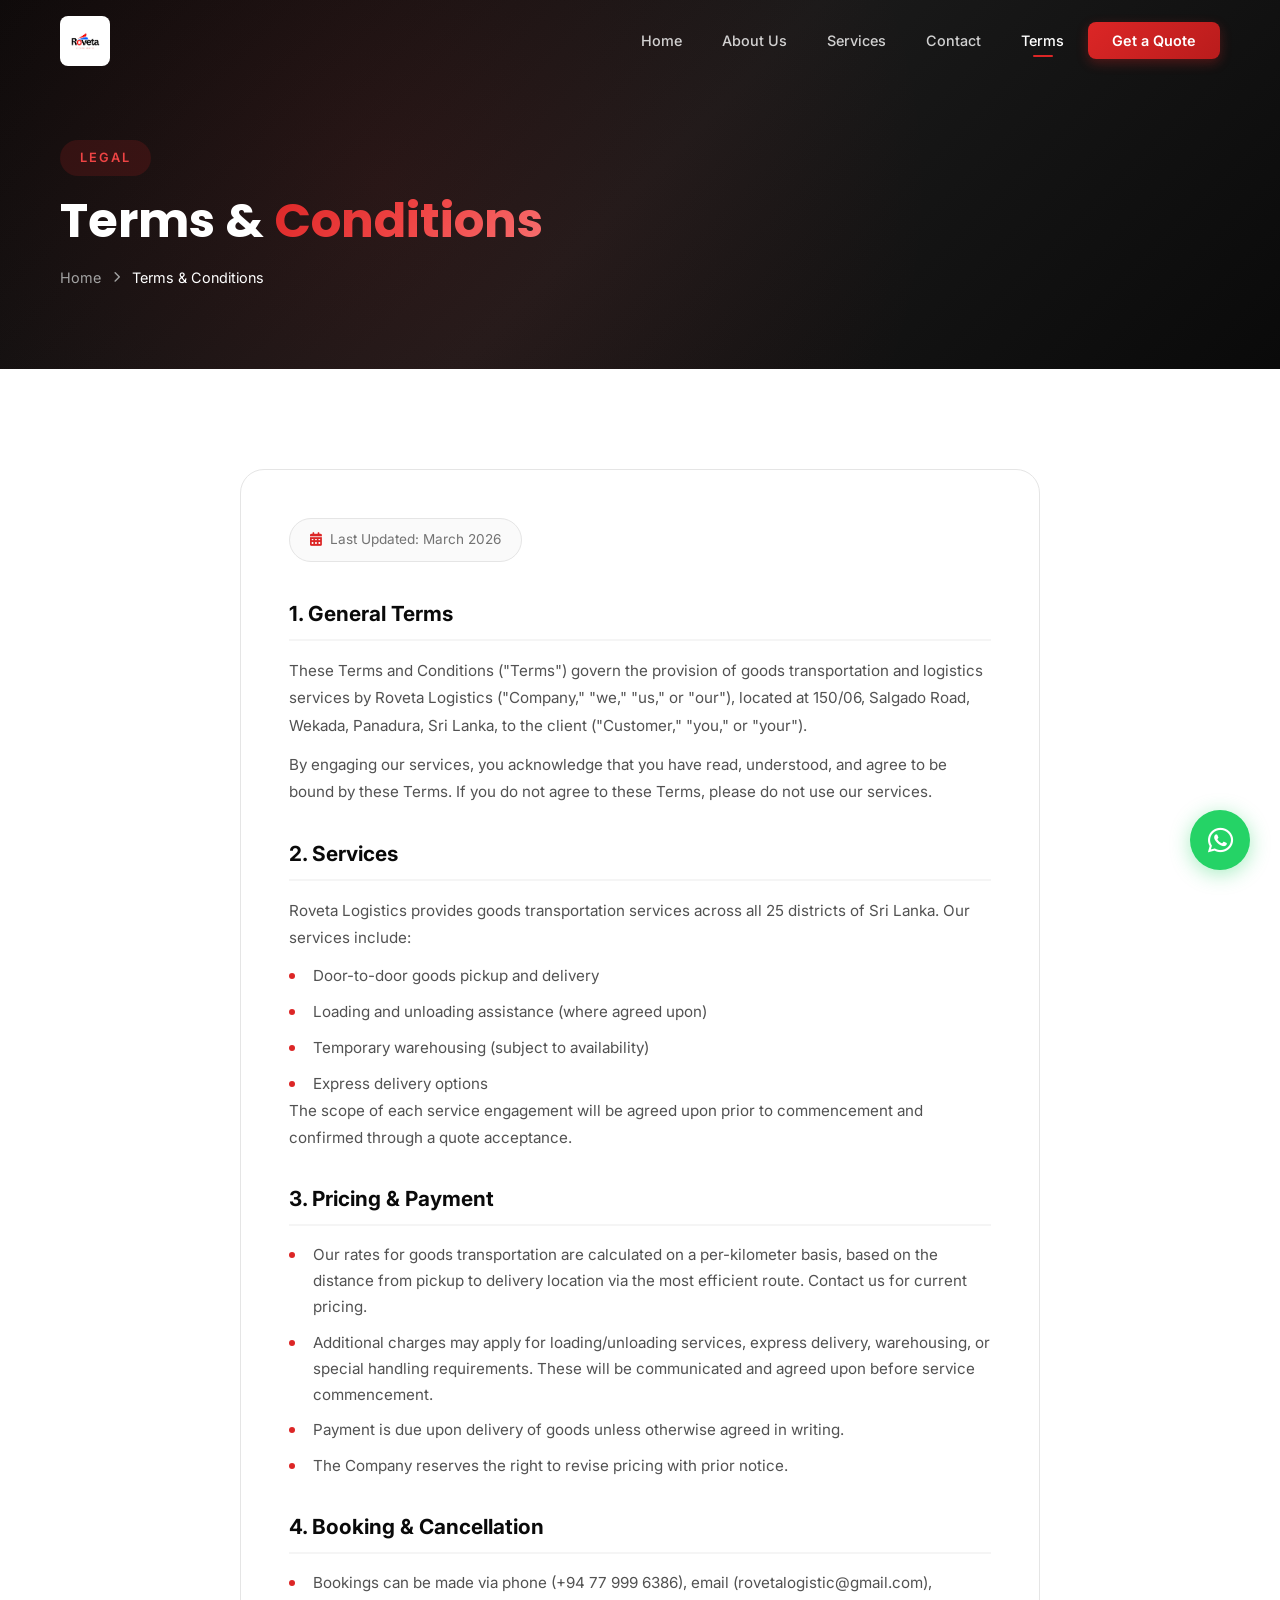
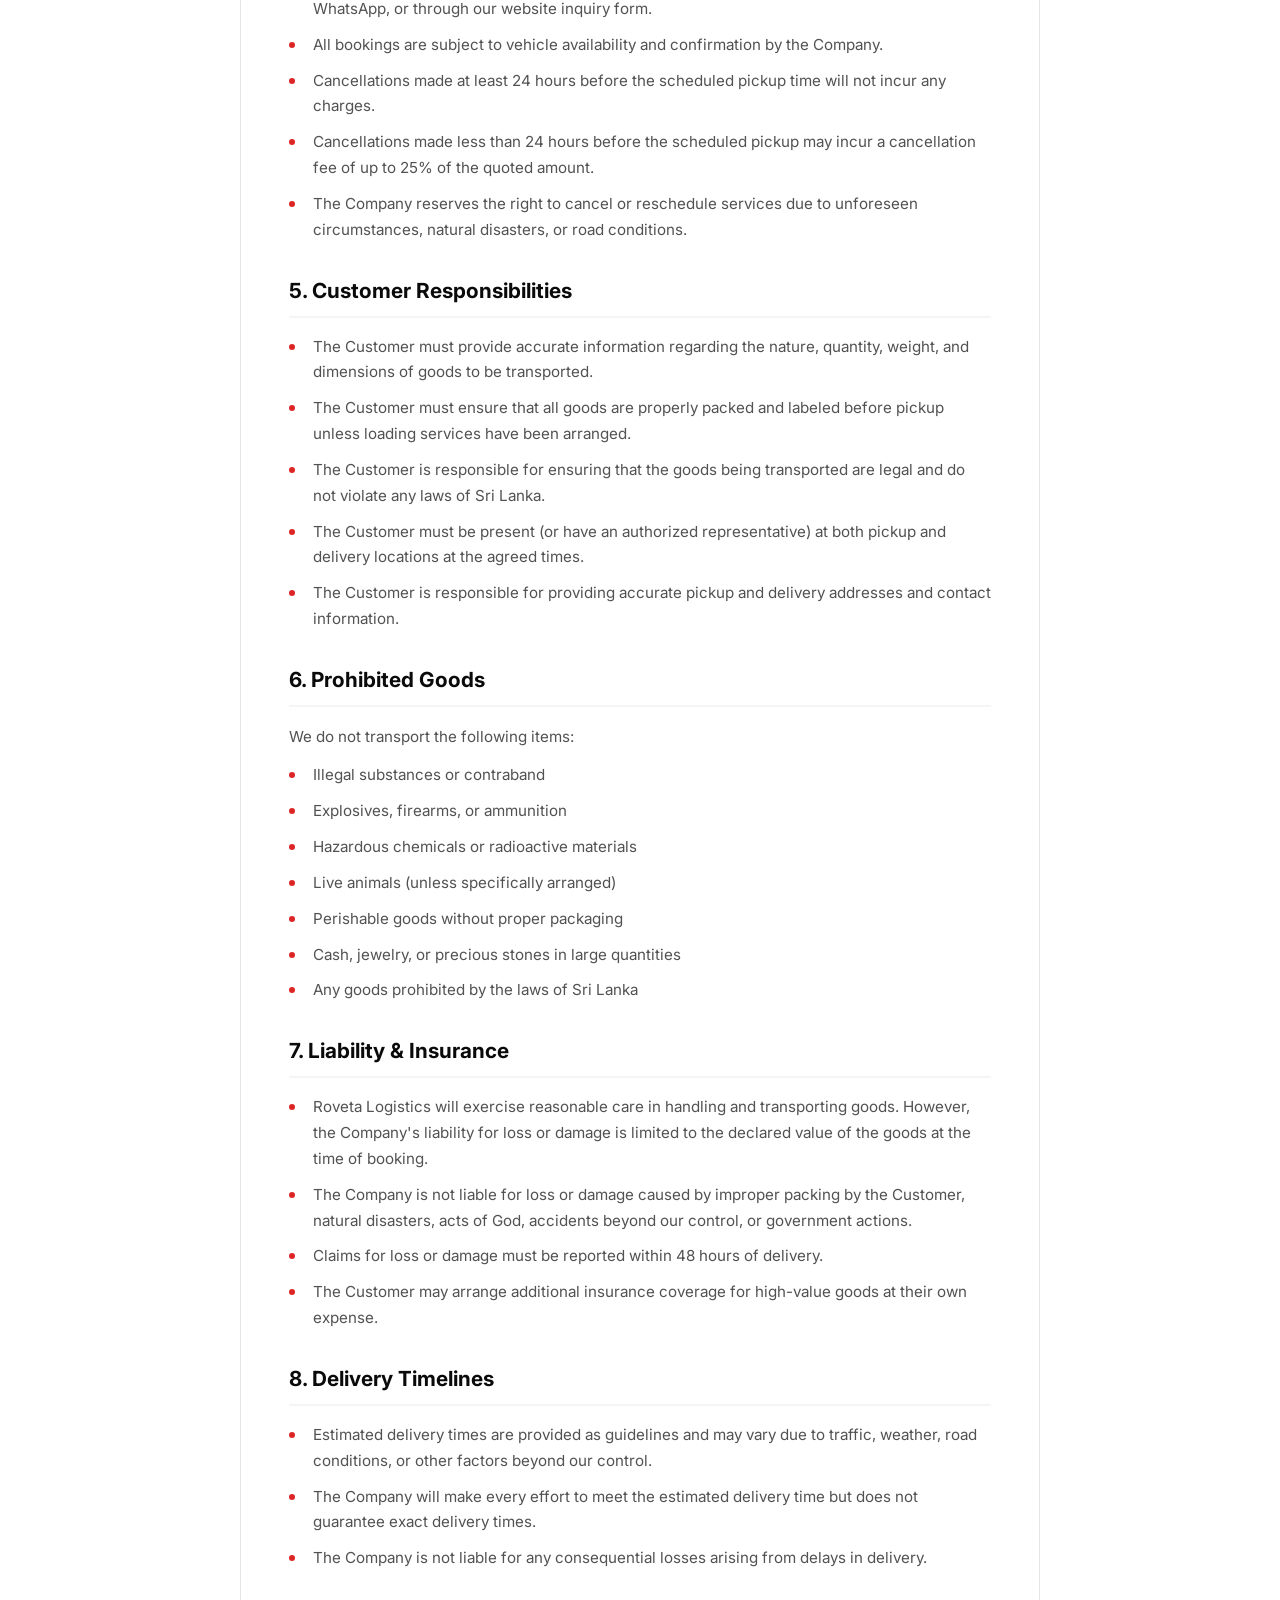
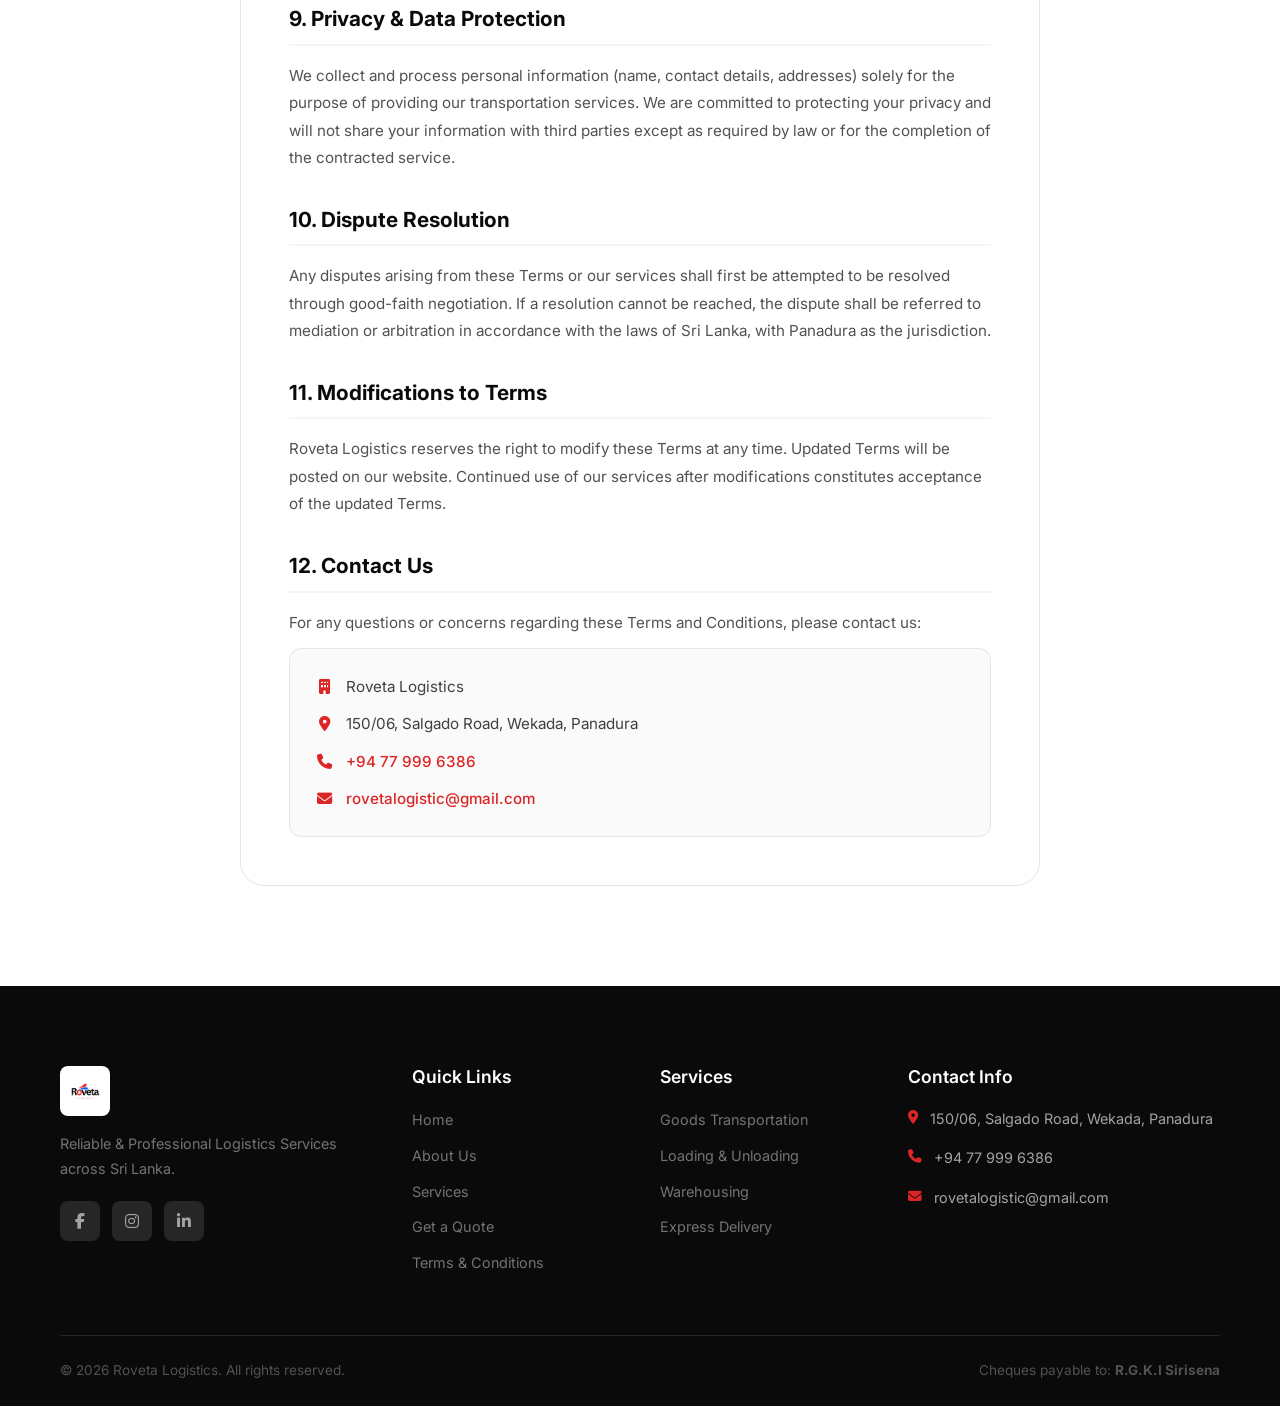
<file: terms.html>
<!DOCTYPE html>
<html lang="en">

<head>
    <meta charset="UTF-8">
    <meta name="viewport" content="width=device-width, initial-scale=1.0">
    <meta name="description"
        content="Roveta Logistics Terms and Conditions - Standard terms for goods transportation services across Sri Lanka.">
    <meta name="keywords"
        content="Roveta Logistics terms, conditions, transportation policy, logistics terms Sri Lanka">
    <title>Terms & Conditions | Roveta Logistics</title>
    <link rel="preconnect" href="https://fonts.googleapis.com">
    <link rel="preconnect" href="https://fonts.gstatic.com" crossorigin>
    <link
        href="https://fonts.googleapis.com/css2?family=Inter:wght@300;400;500;600;700;800;900&family=Poppins:wght@600;700;800&display=swap"
        rel="stylesheet">
    <link rel="stylesheet" href="https://cdnjs.cloudflare.com/ajax/libs/font-awesome/6.5.1/css/all.min.css">
    <link rel="stylesheet" href="css/style.css">
    <link rel="stylesheet" href="css/terms.css">
    <script async src="https://www.googletagmanager.com/gtag/js?id=G-XXXXXXXXXX"></script>
    <script>window.dataLayer = window.dataLayer || []; function gtag() { dataLayer.push(arguments) } gtag('js', new Date()); gtag('config', 'G-XXXXXXXXXX');</script>
</head>

<body>
    <!-- Navigation -->
    <nav class="navbar" id="navbar">
        <div class="container nav-container">
            <a href="index.html" class="nav-logo">
                <img src="assets/logo.jpeg" alt="Roveta Logistics Logo" class="logo-image">
            </a>
            <button class="nav-toggle" id="navToggle" aria-label="Toggle navigation">
                <span></span><span></span><span></span>
            </button>
            <ul class="nav-menu" id="navMenu">
                <li><a href="index.html" class="nav-link">Home</a></li>
                <li><a href="about.html" class="nav-link">About Us</a></li>
                <li><a href="services.html" class="nav-link">Services</a></li>
                <li><a href="contact.html" class="nav-link">Contact</a></li>
                <li><a href="terms.html" class="nav-link active">Terms</a></li>
                <li><a href="contact.html" class="nav-link btn-nav-cta">Get a Quote</a></li>
            </ul>
        </div>
    </nav>

    <!-- Page Header -->
    <section class="page-header">
        <div class="page-header-overlay"></div>
        <div class="container">
            <div class="page-header-content">
                <span class="page-tag">Legal</span>
                <h1>Terms & <span class="text-gradient">Conditions</span></h1>
                <nav class="breadcrumb" aria-label="Breadcrumb">
                    <a href="index.html">Home</a>
                    <i class="fas fa-chevron-right"></i>
                    <span>Terms & Conditions</span>
                </nav>
            </div>
        </div>
    </section>

    <!-- Terms Content -->
    <section class="section terms-section">
        <div class="container">
            <div class="terms-wrapper" data-aos="fade-up">
                <div class="terms-last-updated">
                    <i class="fas fa-calendar-alt"></i>
                    <span>Last Updated: March 2026</span>
                </div>

                <div class="terms-content">
                    <div class="terms-block">
                        <h2>1. General Terms</h2>
                        <p>These Terms and Conditions ("Terms") govern the provision of goods transportation and
                            logistics services by Roveta Logistics ("Company," "we," "us," or "our"), located at 150/06,
                            Salgado Road, Wekada, Panadura, Sri Lanka, to the client ("Customer," "you," or "your").</p>
                        <p>By engaging our services, you acknowledge that you have read, understood, and agree to be
                            bound by these Terms. If you do not agree to these Terms, please do not use our services.
                        </p>
                    </div>

                    <div class="terms-block">
                        <h2>2. Services</h2>
                        <p>Roveta Logistics provides goods transportation services across all 25 districts of Sri Lanka.
                            Our services include:</p>
                        <ul>
                            <li>Door-to-door goods pickup and delivery</li>
                            <li>Loading and unloading assistance (where agreed upon)</li>
                            <li>Temporary warehousing (subject to availability)</li>
                            <li>Express delivery options</li>
                        </ul>
                        <p>The scope of each service engagement will be agreed upon prior to commencement and confirmed
                            through a quote acceptance.</p>
                    </div>

                    <div class="terms-block">
                        <h2>3. Pricing & Payment</h2>
                        <ul>
                            <li>Our rates for goods transportation are calculated on a per-kilometer basis, based on the
                                distance from pickup to delivery location via the most efficient route. Contact us for
                                current pricing.</li>
                            <li>Additional charges may apply for loading/unloading services, express delivery,
                                warehousing, or special handling requirements. These will be communicated and agreed
                                upon before service commencement.</li>
                            <li>Payment is due upon delivery of goods unless otherwise agreed in writing.</li>
                            <li>The Company reserves the right to revise pricing with prior notice.</li>
                        </ul>
                    </div>

                    <div class="terms-block">
                        <h2>4. Booking & Cancellation</h2>
                        <ul>
                            <li>Bookings can be made via phone (+94 77 999 6386), email (rovetalogistic@gmail.com),
                                WhatsApp, or through our website inquiry form.</li>
                            <li>All bookings are subject to vehicle availability and confirmation by the Company.</li>
                            <li>Cancellations made at least 24 hours before the scheduled pickup time will not incur any
                                charges.</li>
                            <li>Cancellations made less than 24 hours before the scheduled pickup may incur a
                                cancellation fee of up to 25% of the quoted amount.</li>
                            <li>The Company reserves the right to cancel or reschedule services due to unforeseen
                                circumstances, natural disasters, or road conditions.</li>
                        </ul>
                    </div>

                    <div class="terms-block">
                        <h2>5. Customer Responsibilities</h2>
                        <ul>
                            <li>The Customer must provide accurate information regarding the nature, quantity, weight,
                                and dimensions of goods to be transported.</li>
                            <li>The Customer must ensure that all goods are properly packed and labeled before pickup
                                unless loading services have been arranged.</li>
                            <li>The Customer is responsible for ensuring that the goods being transported are legal and
                                do not violate any laws of Sri Lanka.</li>
                            <li>The Customer must be present (or have an authorized representative) at both pickup and
                                delivery locations at the agreed times.</li>
                            <li>The Customer is responsible for providing accurate pickup and delivery addresses and
                                contact information.</li>
                        </ul>
                    </div>

                    <div class="terms-block">
                        <h2>6. Prohibited Goods</h2>
                        <p>We do not transport the following items:</p>
                        <ul>
                            <li>Illegal substances or contraband</li>
                            <li>Explosives, firearms, or ammunition</li>
                            <li>Hazardous chemicals or radioactive materials</li>
                            <li>Live animals (unless specifically arranged)</li>
                            <li>Perishable goods without proper packaging</li>
                            <li>Cash, jewelry, or precious stones in large quantities</li>
                            <li>Any goods prohibited by the laws of Sri Lanka</li>
                        </ul>
                    </div>

                    <div class="terms-block">
                        <h2>7. Liability & Insurance</h2>
                        <ul>
                            <li>Roveta Logistics will exercise reasonable care in handling and transporting goods.
                                However, the Company's liability for loss or damage is limited to the declared value of
                                the goods at the time of booking.</li>
                            <li>The Company is not liable for loss or damage caused by improper packing by the Customer,
                                natural disasters, acts of God, accidents beyond our control, or government actions.
                            </li>
                            <li>Claims for loss or damage must be reported within 48 hours of delivery.</li>
                            <li>The Customer may arrange additional insurance coverage for high-value goods at their own
                                expense.</li>
                        </ul>
                    </div>

                    <div class="terms-block">
                        <h2>8. Delivery Timelines</h2>
                        <ul>
                            <li>Estimated delivery times are provided as guidelines and may vary due to traffic,
                                weather, road conditions, or other factors beyond our control.</li>
                            <li>The Company will make every effort to meet the estimated delivery time but does not
                                guarantee exact delivery times.</li>
                            <li>The Company is not liable for any consequential losses arising from delays in delivery.
                            </li>
                        </ul>
                    </div>

                    <div class="terms-block">
                        <h2>9. Privacy & Data Protection</h2>
                        <p>We collect and process personal information (name, contact details, addresses) solely for the
                            purpose of providing our transportation services. We are committed to protecting your
                            privacy and will not share your information with third parties except as required by law or
                            for the completion of the contracted service.</p>
                    </div>

                    <div class="terms-block">
                        <h2>10. Dispute Resolution</h2>
                        <p>Any disputes arising from these Terms or our services shall first be attempted to be resolved
                            through good-faith negotiation. If a resolution cannot be reached, the dispute shall be
                            referred to mediation or arbitration in accordance with the laws of Sri Lanka, with Panadura
                            as the jurisdiction.</p>
                    </div>

                    <div class="terms-block">
                        <h2>11. Modifications to Terms</h2>
                        <p>Roveta Logistics reserves the right to modify these Terms at any time. Updated Terms will be
                            posted on our website. Continued use of our services after modifications constitutes
                            acceptance of the updated Terms.</p>
                    </div>

                    <div class="terms-block">
                        <h2>12. Contact Us</h2>
                        <p>For any questions or concerns regarding these Terms and Conditions, please contact us:</p>
                        <div class="terms-contact">
                            <p><i class="fas fa-building"></i> Roveta Logistics</p>
                            <p><i class="fas fa-location-dot"></i> 150/06, Salgado Road, Wekada, Panadura</p>
                            <p><i class="fas fa-phone"></i> <a href="tel:+94779996386">+94 77 999 6386</a></p>
                            <p><i class="fas fa-envelope"></i> <a
                                    href="mailto:rovetalogistic@gmail.com">rovetalogistic@gmail.com</a></p>
                        </div>
                    </div>
                </div>
            </div>
        </div>
    </section>

    <!-- Footer -->
    <footer class="footer">
        <div class="container">
            <div class="footer-grid">
                <div class="footer-about">
                    <div class="footer-logo">
                        <img src="assets/logo.jpeg" alt="Roveta Logistics Logo" class="logo-image">
                    </div>
                    <p>Reliable & Professional Logistics Services across Sri Lanka.</p>
                    <div class="footer-social">
                        <a href="#" aria-label="Facebook"><i class="fab fa-facebook-f"></i></a>
                        <a href="#" aria-label="Instagram"><i class="fab fa-instagram"></i></a>
                        <a href="#" aria-label="LinkedIn"><i class="fab fa-linkedin-in"></i></a>
                    </div>
                </div>
                <div class="footer-links">
                    <h4>Quick Links</h4>
                    <ul>
                        <li><a href="index.html">Home</a></li>
                        <li><a href="about.html">About Us</a></li>
                        <li><a href="services.html">Services</a></li>
                        <li><a href="contact.html">Get a Quote</a></li>
                        <li><a href="terms.html">Terms & Conditions</a></li>
                    </ul>
                </div>
                <div class="footer-links">
                    <h4>Services</h4>
                    <ul>
                        <li><a href="services.html">Goods Transportation</a></li>
                        <li><a href="services.html">Loading & Unloading</a></li>
                        <li><a href="services.html">Warehousing</a></li>
                        <li><a href="services.html">Express Delivery</a></li>
                    </ul>
                </div>
                <div class="footer-contact">
                    <h4>Contact Info</h4>
                    <div class="footer-contact-item">
                        <i class="fas fa-location-dot"></i>
                        <span>150/06, Salgado Road, Wekada, Panadura</span>
                    </div>
                    <div class="footer-contact-item">
                        <i class="fas fa-phone"></i>
                        <span>+94 77 999 6386</span>
                    </div>
                    <div class="footer-contact-item">
                        <i class="fas fa-envelope"></i>
                        <span>rovetalogistic@gmail.com</span>
                    </div>
                </div>
            </div>
            <div class="footer-bottom">
                <p>&copy; 2026 Roveta Logistics. All rights reserved.</p>
                <p>Cheques payable to: <strong>R.G.K.I Sirisena</strong></p>
            </div>
        </div>
    </footer>

    <!-- WhatsApp Float Button -->
    <a href="https://wa.me/94779996386?text=Hi%20Roveta%20Logistics%2C%20I%20would%20like%20to%20inquire%20about%20your%20services."
        class="whatsapp-float" target="_blank" rel="noopener" aria-label="Chat on WhatsApp" id="whatsappBtn">
        <i class="fab fa-whatsapp"></i>
        <span class="whatsapp-tooltip">Chat with us!</span>
    </a>

    <script src="js/main.js"></script>
</body>

</html>
</file>
<file: css/style.css>
/* ==========================================
   ROVETA LOGISTICS - Global Styles
   ========================================== */

/* CSS Custom Properties */
:root {
    /* Brand Colors */
    --primary: #DC2626;
    --primary-dark: #B91C1C;
    --primary-light: #EF4444;
    --primary-glow: rgba(220, 38, 38, 0.3);

    --black: #0A0A0A;
    --black-light: #1A1A1A;
    --black-lighter: #2A2A2A;

    --white: #FFFFFF;
    --white-off: #F8F8F8;
    --white-muted: #E5E5E5;

    /* Neutral Colors */
    --gray-50: #FAFAFA;
    --gray-100: #F5F5F5;
    --gray-200: #E5E5E5;
    --gray-300: #D4D4D4;
    --gray-400: #A3A3A3;
    --gray-500: #737373;
    --gray-600: #525252;
    --gray-700: #404040;
    --gray-800: #262626;
    --gray-900: #171717;

    /* Gradients */
    --gradient-primary: linear-gradient(135deg, #DC2626 0%, #B91C1C 100%);
    --gradient-dark: linear-gradient(135deg, #1A1A1A 0%, #0A0A0A 100%);
    --gradient-hero: linear-gradient(135deg, #0A0A0A 0%, #1A1A1A 50%, #0A0A0A 100%);
    --gradient-text: linear-gradient(135deg, #DC2626 0%, #EF4444 50%, #F87171 100%);
    --gradient-card: linear-gradient(145deg, rgba(255, 255, 255, 0.05) 0%, rgba(255, 255, 255, 0.01) 100%);

    /* Typography */
    --font-primary: 'Inter', -apple-system, BlinkMacSystemFont, sans-serif;
    --font-heading: 'Poppins', 'Inter', sans-serif;

    /* Spacing */
    --section-padding: 100px;
    --container-max: 1200px;
    --container-padding: 20px;

    /* Transitions */
    --transition-fast: 0.2s ease;
    --transition-normal: 0.3s ease;
    --transition-slow: 0.5s ease;
    --transition-spring: 0.4s cubic-bezier(0.68, -0.55, 0.265, 1.55);

    /* Shadows */
    --shadow-sm: 0 1px 3px rgba(0, 0, 0, 0.12);
    --shadow-md: 0 4px 12px rgba(0, 0, 0, 0.15);
    --shadow-lg: 0 10px 40px rgba(0, 0, 0, 0.2);
    --shadow-xl: 0 20px 60px rgba(0, 0, 0, 0.3);
    --shadow-glow: 0 0 30px var(--primary-glow);

    /* Border Radius */
    --radius-sm: 8px;
    --radius-md: 12px;
    --radius-lg: 16px;
    --radius-xl: 24px;
    --radius-full: 9999px;
}

/* Reset & Base */
*,
*::before,
*::after {
    margin: 0;
    padding: 0;
    box-sizing: border-box;
}

html {
    scroll-behavior: smooth;
    -webkit-text-size-adjust: 100%;
}

body {
    font-family: var(--font-primary);
    font-size: 16px;
    line-height: 1.6;
    color: var(--gray-800);
    background-color: var(--white);
    overflow-x: hidden;
    -webkit-font-smoothing: antialiased;
    -moz-osx-font-smoothing: grayscale;
}

a {
    text-decoration: none;
    color: inherit;
    transition: color var(--transition-fast);
}

ul {
    list-style: none;
}

img {
    max-width: 100%;
    height: auto;
    display: block;
}

h1,
h2,
h3,
h4,
h5,
h6 {
    font-family: var(--font-heading);
    line-height: 1.2;
    font-weight: 700;
}

/* Container */
.container {
    max-width: var(--container-max);
    margin: 0 auto;
    padding: 0 var(--container-padding);
}

/* Section */
.section {
    padding: var(--section-padding) 0;
    position: relative;
}

/* Section Header */
.section-header {
    text-align: center;
    margin-bottom: 60px;
}

.section-tag {
    display: inline-flex;
    align-items: center;
    gap: 8px;
    background: rgba(220, 38, 38, 0.08);
    color: var(--primary);
    font-size: 0.85rem;
    font-weight: 600;
    text-transform: uppercase;
    letter-spacing: 2px;
    padding: 8px 20px;
    border-radius: var(--radius-full);
    margin-bottom: 16px;
}

.section-header h2 {
    font-size: 2.5rem;
    color: var(--black);
    margin-bottom: 16px;
}

.section-subtitle {
    font-size: 1.1rem;
    color: var(--gray-500);
    max-width: 600px;
    margin: 0 auto;
}

/* Text Gradient */
.text-gradient {
    background: var(--gradient-text);
    -webkit-background-clip: text;
    -webkit-text-fill-color: transparent;
    background-clip: text;
}

/* ==========================================
   BUTTONS
   ========================================== */
.btn {
    display: inline-flex;
    align-items: center;
    justify-content: center;
    gap: 10px;
    font-family: var(--font-primary);
    font-weight: 600;
    font-size: 0.95rem;
    padding: 14px 32px;
    border-radius: var(--radius-md);
    border: 2px solid transparent;
    cursor: pointer;
    transition: all var(--transition-normal);
    position: relative;
    overflow: hidden;
    white-space: nowrap;
}

.btn::before {
    content: '';
    position: absolute;
    top: 0;
    left: -100%;
    width: 100%;
    height: 100%;
    background: linear-gradient(90deg, transparent, rgba(255, 255, 255, 0.2), transparent);
    transition: left 0.5s ease;
}

.btn:hover::before {
    left: 100%;
}

.btn-primary {
    background: var(--gradient-primary);
    color: var(--white);
    border-color: var(--primary);
    box-shadow: 0 4px 15px var(--primary-glow);
}

.btn-primary:hover {
    transform: translateY(-2px);
    box-shadow: 0 8px 25px var(--primary-glow);
}

.btn-outline {
    background: transparent;
    color: var(--black);
    border-color: var(--gray-300);
}

.btn-outline:hover {
    border-color: var(--primary);
    color: var(--primary);
    transform: translateY(-2px);
}

.btn-white {
    background: var(--white);
    color: var(--primary);
    border-color: var(--white);
}

.btn-white:hover {
    background: var(--gray-100);
    transform: translateY(-2px);
    box-shadow: var(--shadow-lg);
}

.btn-outline-white {
    background: transparent;
    color: var(--white);
    border-color: rgba(255, 255, 255, 0.4);
}

.btn-outline-white:hover {
    background: rgba(255, 255, 255, 0.1);
    border-color: var(--white);
    transform: translateY(-2px);
}

.btn-lg {
    padding: 16px 36px;
    font-size: 1rem;
}

.btn-full {
    width: 100%;
}

/* ==========================================
   NAVBAR
   ========================================== */
.navbar {
    position: fixed;
    top: 0;
    left: 0;
    right: 0;
    z-index: 1000;
    padding: 16px 0;
    transition: all var(--transition-normal);
    background: transparent;
}

.navbar.scrolled {
    background: rgba(255, 255, 255, 0.95);
    backdrop-filter: blur(20px);
    -webkit-backdrop-filter: blur(20px);
    box-shadow: 0 2px 20px rgba(0, 0, 0, 0.08);
    padding: 10px 0;
}

.nav-container {
    display: flex;
    align-items: center;
    justify-content: space-between;
}

.nav-logo {
    display: flex;
    align-items: center;
    z-index: 1001;
    flex-shrink: 0;
    max-width: 250px;
}

.logo-image {
    max-height: 50px;
    height: 50px;
    width: auto;
    max-width: 250px;
    object-fit: contain;
    border-radius: var(--radius-sm);
    transition: transform var(--transition-fast);
    display: inline-block;
}

.nav-logo:hover .logo-image {
    transform: scale(1.05);
}

.logo-icon {
    width: 44px;
    height: 44px;
    background: var(--gradient-primary);
    border-radius: var(--radius-sm);
    display: flex;
    align-items: center;
    justify-content: center;
    color: var(--white);
    font-size: 1.2rem;
}

.logo-text {
    display: flex;
    flex-direction: column;
}

.logo-name {
    font-family: var(--font-heading);
    font-weight: 800;
    font-size: 1.2rem;
    letter-spacing: 3px;
    line-height: 1;
    color: var(--white);
    transition: color var(--transition-normal);
}

.logo-sub {
    font-size: 0.6rem;
    letter-spacing: 4px;
    color: rgba(255, 255, 255, 0.7);
    font-weight: 500;
    transition: color var(--transition-normal);
}

.navbar.scrolled .logo-name {
    color: var(--black);
}

.navbar.scrolled .logo-sub {
    color: var(--gray-500);
}

.nav-menu {
    display: flex;
    align-items: center;
    gap: 8px;
}

.nav-link {
    font-size: 0.9rem;
    font-weight: 500;
    color: rgba(255, 255, 255, 0.8);
    padding: 8px 16px;
    border-radius: var(--radius-sm);
    transition: all var(--transition-fast);
    position: relative;
}

.nav-link:hover,
.nav-link.active {
    color: var(--white);
}

.nav-link.active::after {
    content: '';
    position: absolute;
    bottom: 0;
    left: 50%;
    transform: translateX(-50%);
    width: 20px;
    height: 2px;
    background: var(--primary);
    border-radius: 1px;
}

.navbar.scrolled .nav-link {
    color: var(--gray-600);
}

.navbar.scrolled .nav-link:hover,
.navbar.scrolled .nav-link.active {
    color: var(--primary);
}

.btn-nav-cta {
    background: var(--gradient-primary) !important;
    color: var(--white) !important;
    border-radius: var(--radius-sm) !important;
    padding: 10px 24px !important;
    font-weight: 600 !important;
    box-shadow: 0 4px 12px var(--primary-glow);
}

.btn-nav-cta:hover {
    transform: translateY(-1px);
    box-shadow: 0 6px 20px var(--primary-glow);
}

/* Mobile Nav Toggle */
.nav-toggle {
    display: none;
    flex-direction: column;
    gap: 5px;
    background: none;
    border: none;
    cursor: pointer;
    z-index: 1001;
    padding: 4px;
}

.nav-toggle span {
    width: 24px;
    height: 2px;
    background: var(--white);
    border-radius: 2px;
    transition: all var(--transition-normal);
}

.navbar.scrolled .nav-toggle span {
    background: var(--black);
}

.nav-toggle.active span:nth-child(1) {
    transform: rotate(45deg) translate(5px, 5px);
}

.nav-toggle.active span:nth-child(2) {
    opacity: 0;
}

.nav-toggle.active span:nth-child(3) {
    transform: rotate(-45deg) translate(5px, -5px);
}

/* ==========================================
   PAGE HEADER (Sub-pages)
   ========================================== */
.page-header {
    background: var(--gradient-hero);
    padding: 140px 0 80px;
    position: relative;
    overflow: hidden;
}

.page-header-overlay {
    position: absolute;
    inset: 0;
    background: radial-gradient(circle at 30% 50%, rgba(220, 38, 38, 0.1) 0%, transparent 60%);
}

.page-header-content {
    position: relative;
    z-index: 1;
}

.page-tag {
    display: inline-flex;
    align-items: center;
    gap: 8px;
    background: rgba(220, 38, 38, 0.15);
    color: var(--primary-light);
    font-size: 0.8rem;
    font-weight: 600;
    text-transform: uppercase;
    letter-spacing: 2px;
    padding: 8px 20px;
    border-radius: var(--radius-full);
    margin-bottom: 16px;
}

.page-header h1 {
    font-size: 3rem;
    color: var(--white);
    margin-bottom: 16px;
}

.breadcrumb {
    display: flex;
    align-items: center;
    gap: 12px;
    font-size: 0.9rem;
    color: var(--gray-400);
}

.breadcrumb a {
    color: var(--gray-400);
    transition: color var(--transition-fast);
}

.breadcrumb a:hover {
    color: var(--primary-light);
}

.breadcrumb i {
    font-size: 0.7rem;
}

.breadcrumb span {
    color: var(--white);
}

/* ==========================================
   CTA SECTION
   ========================================== */
.cta-section {
    background: var(--gradient-primary);
    position: relative;
    overflow: hidden;
}

.cta-bg-pattern {
    position: absolute;
    inset: 0;
    background-image:
        radial-gradient(circle at 20% 80%, rgba(255, 255, 255, 0.1) 0%, transparent 50%),
        radial-gradient(circle at 80% 20%, rgba(0, 0, 0, 0.1) 0%, transparent 50%);
}

.cta-content {
    text-align: center;
    position: relative;
    z-index: 1;
}

.cta-content h2 {
    font-size: 2.5rem;
    color: var(--white);
    margin-bottom: 16px;
}

.cta-content p {
    font-size: 1.1rem;
    color: rgba(255, 255, 255, 0.85);
    max-width: 600px;
    margin: 0 auto 32px;
}

.cta-actions {
    display: flex;
    gap: 16px;
    justify-content: center;
    flex-wrap: wrap;
}

.cta-contact-info {
    display: flex;
    gap: 40px;
    justify-content: center;
    margin-top: 40px;
    flex-wrap: wrap;
}

.cta-info-item {
    display: flex;
    align-items: center;
    gap: 10px;
    color: rgba(255, 255, 255, 0.85);
    font-size: 0.95rem;
}

.cta-info-item i {
    font-size: 1.1rem;
}

/* ==========================================
   FOOTER
   ========================================== */
.footer {
    background: var(--black);
    color: var(--gray-400);
    padding: 80px 0 0;
}

.footer-grid {
    display: grid;
    grid-template-columns: 1.5fr 1fr 1fr 1.5fr;
    gap: 40px;
    padding-bottom: 60px;
    border-bottom: 1px solid var(--gray-800);
}

.footer-about p {
    margin-top: 16px;
    font-size: 0.9rem;
    line-height: 1.7;
    color: var(--gray-500);
}

.footer-logo {
    display: flex;
    align-items: center;
}

.footer-logo .logo-name {
    color: var(--white);
}

.footer-logo .logo-sub {
    color: var(--gray-500);
}

.footer-social {
    display: flex;
    gap: 12px;
    margin-top: 20px;
}

.footer-social a {
    width: 40px;
    height: 40px;
    border-radius: var(--radius-sm);
    background: var(--gray-800);
    display: flex;
    align-items: center;
    justify-content: center;
    color: var(--gray-400);
    transition: all var(--transition-fast);
}

.footer-social a:hover {
    background: var(--primary);
    color: var(--white);
    transform: translateY(-2px);
}

.footer-links h4,
.footer-contact h4 {
    color: var(--white);
    font-size: 1.1rem;
    margin-bottom: 20px;
    font-family: var(--font-primary);
    font-weight: 600;
}

.footer-links ul {
    display: flex;
    flex-direction: column;
    gap: 10px;
}

.footer-links a {
    color: var(--gray-500);
    font-size: 0.9rem;
    transition: all var(--transition-fast);
}

.footer-links a:hover {
    color: var(--primary-light);
    padding-left: 4px;
}

.footer-contact-item {
    display: flex;
    gap: 12px;
    margin-bottom: 16px;
    font-size: 0.9rem;
    align-items: flex-start;
}

.footer-contact-item i {
    color: var(--primary);
    margin-top: 4px;
    font-size: 0.85rem;
}

.footer-bottom {
    display: flex;
    justify-content: space-between;
    align-items: center;
    padding: 24px 0;
    font-size: 0.85rem;
    color: var(--gray-600);
}

/* ==========================================
   WHATSAPP FLOAT BUTTON
   ========================================== */
.whatsapp-float {
    position: fixed;
    bottom: 30px;
    right: 30px;
    width: 60px;
    height: 60px;
    background: #25D366;
    border-radius: 50%;
    display: flex;
    align-items: center;
    justify-content: center;
    color: var(--white);
    font-size: 1.8rem;
    box-shadow: 0 4px 20px rgba(37, 211, 102, 0.4);
    z-index: 999;
    transition: all var(--transition-normal);
    animation: whatsappPulse 2s infinite;
}

.whatsapp-float:hover {
    transform: scale(1.1);
    box-shadow: 0 6px 30px rgba(37, 211, 102, 0.5);
}

.whatsapp-tooltip {
    position: absolute;
    right: 72px;
    background: var(--white);
    color: var(--black);
    padding: 8px 16px;
    border-radius: var(--radius-sm);
    font-size: 0.85rem;
    font-weight: 500;
    white-space: nowrap;
    box-shadow: var(--shadow-md);
    opacity: 0;
    pointer-events: none;
    transition: opacity var(--transition-fast);
}

.whatsapp-float:hover .whatsapp-tooltip {
    opacity: 1;
}

@keyframes whatsappPulse {
    0% {
        box-shadow: 0 4px 20px rgba(37, 211, 102, 0.4);
    }

    50% {
        box-shadow: 0 4px 30px rgba(37, 211, 102, 0.6), 0 0 0 10px rgba(37, 211, 102, 0.1);
    }

    100% {
        box-shadow: 0 4px 20px rgba(37, 211, 102, 0.4);
    }
}

/* ==========================================
   ANIMATIONS
   ========================================== */
[data-aos="fade-up"] {
    opacity: 0;
    transform: translateY(30px);
    transition: all 0.6s ease;
}

[data-aos="fade-up"].aos-animate {
    opacity: 1;
    transform: translateY(0);
}

[data-aos="fade-right"] {
    opacity: 0;
    transform: translateX(-30px);
    transition: all 0.6s ease;
}

[data-aos="fade-right"].aos-animate {
    opacity: 1;
    transform: translateX(0);
}

[data-aos="fade-left"] {
    opacity: 0;
    transform: translateX(30px);
    transition: all 0.6s ease;
}

[data-aos="fade-left"].aos-animate {
    opacity: 1;
    transform: translateX(0);
}

/* ==========================================
   RESPONSIVE
   ========================================== */
@media (max-width: 1024px) {
    :root {
        --section-padding: 80px;
    }

    .section-header h2 {
        font-size: 2rem;
    }

    .page-header h1 {
        font-size: 2.5rem;
    }

    .cta-content h2 {
        font-size: 2rem;
    }

    .footer-grid {
        grid-template-columns: 1fr 1fr;
    }
}

@media (max-width: 768px) {
    :root {
        --section-padding: 60px;
        --container-padding: 16px;
    }

    /* Mobile Nav */
    .nav-toggle {
        display: flex;
    }

    .nav-menu {
        position: fixed;
        top: 0;
        left: 0;
        right: 0;
        bottom: 0;
        background: rgba(10, 10, 10, 0.98);
        backdrop-filter: blur(20px);
        flex-direction: column;
        justify-content: center;
        align-items: center;
        gap: 8px;
        opacity: 0;
        pointer-events: none;
        transition: opacity var(--transition-normal);
        z-index: 1000;
    }

    .nav-menu.active {
        opacity: 1;
        pointer-events: all;
    }

    .nav-link {
        font-size: 1.2rem;
        padding: 12px 24px;
        color: rgba(255, 255, 255, 0.8) !important;
    }

    .nav-link:hover,
    .nav-link.active {
        color: var(--white) !important;
    }

    .btn-nav-cta {
        margin-top: 16px;
    }

    .section-header h2 {
        font-size: 1.8rem;
    }

    .page-header {
        padding: 120px 0 60px;
    }

    .page-header h1 {
        font-size: 2rem;
    }

    .cta-content h2 {
        font-size: 1.8rem;
    }

    .footer-grid {
        grid-template-columns: 1fr;
        gap: 30px;
    }

    .footer-bottom {
        flex-direction: column;
        gap: 8px;
        text-align: center;
    }

    .whatsapp-float {
        bottom: 20px;
        right: 20px;
        width: 54px;
        height: 54px;
        font-size: 1.5rem;
    }
}

@media (max-width: 480px) {
    .section-header h2 {
        font-size: 1.5rem;
    }

    .section-tag {
        font-size: 0.75rem;
    }

    .btn {
        padding: 12px 24px;
        font-size: 0.9rem;
    }

    .btn-lg {
        padding: 14px 28px;
    }
}
</file>
<file: css/home.css>
/* ==========================================
   HOME PAGE STYLES
   ========================================== */

/* Hero Section */
.hero {
    min-height: 100vh;
    background: var(--gradient-hero);
    position: relative;
    display: flex;
    align-items: center;
    overflow: hidden;
}

.hero-bg-pattern {
    position: absolute;
    inset: 0;
    background-image:
        radial-gradient(circle at 20% 50%, rgba(220, 38, 38, 0.08) 0%, transparent 50%),
        radial-gradient(circle at 80% 30%, rgba(220, 38, 38, 0.05) 0%, transparent 40%),
        radial-gradient(circle at 50% 80%, rgba(220, 38, 38, 0.03) 0%, transparent 50%);
    animation: heroPatternMove 20s ease-in-out infinite alternate;
}

@keyframes heroPatternMove {
    0% {
        opacity: 0.7;
    }

    50% {
        opacity: 1;
    }

    100% {
        opacity: 0.7;
    }
}

.hero-overlay {
    position: absolute;
    inset: 0;
    background: linear-gradient(to right, rgba(10, 10, 10, 0.9) 0%, rgba(10, 10, 10, 0.6) 60%, rgba(10, 10, 10, 0.3) 100%);
}

.hero-content {
    display: grid;
    grid-template-columns: 1fr 1fr;
    gap: 60px;
    align-items: center;
    position: relative;
    z-index: 2;
    padding-top: 80px;
}

.hero-badge {
    display: inline-flex;
    align-items: center;
    gap: 8px;
    background: rgba(220, 38, 38, 0.12);
    border: 1px solid rgba(220, 38, 38, 0.2);
    color: var(--primary-light);
    font-size: 0.8rem;
    font-weight: 600;
    text-transform: uppercase;
    letter-spacing: 2px;
    padding: 10px 20px;
    border-radius: var(--radius-full);
    margin-bottom: 24px;
}

.hero h1 {
    font-size: 3.8rem;
    font-weight: 800;
    color: var(--white);
    margin-bottom: 24px;
    line-height: 1.1;
}

.hero-description {
    font-size: 1.15rem;
    color: var(--gray-400);
    line-height: 1.8;
    max-width: 500px;
    margin-bottom: 32px;
}

/* Hero Stats */
.hero-stats {
    display: flex;
    align-items: center;
    gap: 30px;
    margin-bottom: 40px;
    padding: 24px 0;
    border-top: 1px solid rgba(255, 255, 255, 0.1);
    border-bottom: 1px solid rgba(255, 255, 255, 0.1);
}

.stat-item {
    display: flex;
    flex-direction: column;
}

.stat-number {
    font-family: var(--font-heading);
    font-size: 1.6rem;
    font-weight: 800;
    color: var(--white);
    line-height: 1;
    margin-bottom: 4px;
}

.stat-label {
    font-size: 0.8rem;
    color: var(--gray-500);
    text-transform: uppercase;
    letter-spacing: 1px;
}

.stat-divider {
    width: 1px;
    height: 40px;
    background: rgba(255, 255, 255, 0.1);
}

/* Hero Actions */
.hero-actions {
    display: flex;
    gap: 16px;
    flex-wrap: wrap;
}

/* Hero Visual (Card Stack) */
.hero-visual {
    position: relative;
}

.hero-card-stack {
    position: relative;
    height: 450px;
}

.hero-card {
    position: absolute;
    background: rgba(255, 255, 255, 0.06);
    backdrop-filter: blur(20px);
    -webkit-backdrop-filter: blur(20px);
    border: 1px solid rgba(255, 255, 255, 0.1);
    border-radius: var(--radius-lg);
    padding: 28px;
    width: 280px;
    transition: transform var(--transition-slow);
}

.hero-card:hover {
    transform: translateY(-8px) !important;
}

.hero-card-icon {
    width: 48px;
    height: 48px;
    border-radius: var(--radius-sm);
    background: var(--gradient-primary);
    display: flex;
    align-items: center;
    justify-content: center;
    color: var(--white);
    font-size: 1.2rem;
    margin-bottom: 16px;
}

.hero-card h3 {
    color: var(--white);
    font-size: 1.1rem;
    margin-bottom: 8px;
    font-family: var(--font-primary);
    font-weight: 600;
}

.hero-card p {
    color: var(--gray-400);
    font-size: 0.85rem;
}

.hero-card-1 {
    top: 0;
    right: 40px;
    animation: heroCardFloat 6s ease-in-out infinite;
}

.hero-card-2 {
    top: 160px;
    right: 0;
    animation: heroCardFloat 6s ease-in-out infinite 1s;
}

.hero-card-3 {
    top: 310px;
    right: 80px;
    animation: heroCardFloat 6s ease-in-out infinite 2s;
}

@keyframes heroCardFloat {

    0%,
    100% {
        transform: translateY(0);
    }

    50% {
        transform: translateY(-10px);
    }
}

/* Scroll Indicator */
.hero-scroll-indicator {
    position: absolute;
    bottom: 30px;
    left: 50%;
    transform: translateX(-50%);
    display: flex;
    flex-direction: column;
    align-items: center;
    gap: 8px;
    z-index: 2;
}

.scroll-line {
    width: 1px;
    height: 40px;
    background: linear-gradient(to bottom, var(--primary), transparent);
    animation: scrollLineAnim 2s ease-in-out infinite;
}

@keyframes scrollLineAnim {
    0% {
        opacity: 1;
        transform: scaleY(1);
    }

    50% {
        opacity: 0.5;
        transform: scaleY(0.5);
    }

    100% {
        opacity: 1;
        transform: scaleY(1);
    }
}

.hero-scroll-indicator span {
    color: var(--gray-500);
    font-size: 0.7rem;
    text-transform: uppercase;
    letter-spacing: 2px;
}

/* ==========================================
   SERVICES OVERVIEW
   ========================================== */
.services-overview {
    background: var(--gray-50);
}

.services-grid {
    display: grid;
    grid-template-columns: repeat(3, 1fr);
    gap: 30px;
}

.service-card {
    background: var(--white);
    border-radius: var(--radius-lg);
    padding: 40px 32px;
    border: 1px solid var(--gray-200);
    transition: all var(--transition-normal);
    position: relative;
    overflow: hidden;
}

.service-card::before {
    content: '';
    position: absolute;
    top: 0;
    left: 0;
    right: 0;
    height: 3px;
    background: var(--gradient-primary);
    transform: scaleX(0);
    transition: transform var(--transition-normal);
}

.service-card:hover {
    transform: translateY(-8px);
    box-shadow: var(--shadow-lg);
    border-color: transparent;
}

.service-card:hover::before {
    transform: scaleX(1);
}

.service-card-icon {
    width: 64px;
    height: 64px;
    border-radius: var(--radius-md);
    background: rgba(220, 38, 38, 0.08);
    display: flex;
    align-items: center;
    justify-content: center;
    color: var(--primary);
    font-size: 1.5rem;
    margin-bottom: 24px;
    transition: all var(--transition-normal);
}

.service-card:hover .service-card-icon {
    background: var(--gradient-primary);
    color: var(--white);
}

.service-card h3 {
    font-size: 1.3rem;
    color: var(--black);
    margin-bottom: 12px;
    font-family: var(--font-primary);
    font-weight: 700;
}

.service-card p {
    color: var(--gray-500);
    font-size: 0.95rem;
    line-height: 1.7;
    margin-bottom: 24px;
}

.service-card-footer {
    display: flex;
    justify-content: space-between;
    align-items: center;
    padding-top: 20px;
    border-top: 1px solid var(--gray-100);
}

.service-rate {
    font-weight: 700;
    color: var(--primary);
    font-size: 0.95rem;
}

.service-link {
    color: var(--gray-500);
    font-size: 0.85rem;
    font-weight: 600;
    display: flex;
    align-items: center;
    gap: 6px;
    transition: color var(--transition-fast);
}

.service-link:hover {
    color: var(--primary);
}

.service-link i {
    transition: transform var(--transition-fast);
}

.service-link:hover i {
    transform: translateX(4px);
}

/* ==========================================
   WHY CHOOSE US
   ========================================== */
.why-us-wrapper {
    display: grid;
    grid-template-columns: 1fr 1fr;
    gap: 60px;
    align-items: center;
}

.why-us-left .section-tag {
    margin-bottom: 16px;
}

.why-us-left h2 {
    font-size: 2.2rem;
    color: var(--black);
    margin-bottom: 20px;
}

.why-us-left>p {
    color: var(--gray-500);
    font-size: 1rem;
    line-height: 1.8;
    margin-bottom: 32px;
}

.why-us-features {
    display: flex;
    flex-direction: column;
    gap: 20px;
}

.feature-item {
    display: flex;
    gap: 16px;
    align-items: flex-start;
}

.feature-icon {
    color: var(--primary);
    font-size: 1.2rem;
    margin-top: 2px;
    flex-shrink: 0;
}

.feature-item h4 {
    font-size: 1rem;
    color: var(--black);
    margin-bottom: 4px;
    font-family: var(--font-primary);
    font-weight: 600;
}

.feature-item p {
    font-size: 0.85rem;
    color: var(--gray-500);
}

/* Stats Card Grid */
.stats-card-grid {
    display: grid;
    grid-template-columns: 1fr 1fr;
    gap: 20px;
}

.stats-card {
    background: var(--white);
    border: 1px solid var(--gray-200);
    border-radius: var(--radius-lg);
    padding: 32px 24px;
    text-align: center;
    transition: all var(--transition-normal);
}

.stats-card:hover {
    transform: translateY(-4px);
    box-shadow: var(--shadow-md);
}

.stats-card.accent {
    background: var(--gradient-primary);
    border-color: transparent;
}

.stats-card-number {
    font-family: var(--font-heading);
    font-size: 2.2rem;
    font-weight: 800;
    color: var(--black);
    line-height: 1;
    margin-bottom: 8px;
}

.stats-card.accent .stats-card-number {
    color: var(--white);
}

.stats-card-label {
    font-size: 0.8rem;
    color: var(--gray-500);
    text-transform: uppercase;
    letter-spacing: 1px;
    font-weight: 500;
}

.stats-card.accent .stats-card-label {
    color: rgba(255, 255, 255, 0.8);
}

/* ==========================================
   COVERAGE SECTION
   ========================================== */
.coverage {
    background: var(--gray-50);
}

.coverage-content {
    text-align: center;
}

.district-tags {
    display: flex;
    flex-wrap: wrap;
    justify-content: center;
    gap: 12px;
    margin-bottom: 40px;
}

.district-tag {
    display: inline-flex;
    align-items: center;
    background: var(--white);
    border: 1px solid var(--gray-200);
    color: var(--gray-700);
    font-size: 0.85rem;
    font-weight: 500;
    padding: 10px 20px;
    border-radius: var(--radius-full);
    transition: all var(--transition-fast);
    cursor: default;
}

.district-tag:hover {
    background: var(--primary);
    color: var(--white);
    border-color: var(--primary);
    transform: translateY(-2px);
    box-shadow: 0 4px 12px var(--primary-glow);
}

.coverage-cta {
    margin-top: 20px;
}

.coverage-cta p {
    color: var(--gray-500);
    font-size: 1rem;
    margin-bottom: 16px;
}

/* ==========================================
   RESPONSIVE - HOME
   ========================================== */
@media (max-width: 1024px) {
    .hero h1 {
        font-size: 3rem;
    }

    .hero-card-stack {
        height: 380px;
    }

    .hero-card {
        width: 240px;
        padding: 20px;
    }

    .services-grid {
        grid-template-columns: repeat(2, 1fr);
    }
}

@media (max-width: 768px) {
    .hero-content {
        grid-template-columns: 1fr;
        text-align: center;
        padding-top: 100px;
    }

    .hero h1 {
        font-size: 2.4rem;
    }

    .hero-description {
        margin: 0 auto 24px;
    }

    .hero-stats {
        justify-content: center;
        flex-wrap: wrap;
        gap: 20px;
    }

    .stat-divider {
        display: none;
    }

    .hero-actions {
        justify-content: center;
    }

    .hero-visual {
        display: none;
    }

    .hero-scroll-indicator {
        display: none;
    }

    .services-grid {
        grid-template-columns: 1fr;
    }

    .why-us-wrapper {
        grid-template-columns: 1fr;
    }

    .why-us-left {
        text-align: center;
    }

    .why-us-left h2 {
        font-size: 1.8rem;
    }

    .feature-item {
        text-align: left;
    }

    .stats-card-grid {
        grid-template-columns: 1fr 1fr;
    }

    .stats-card-number {
        font-size: 1.8rem;
    }
}

@media (max-width: 480px) {
    .hero h1 {
        font-size: 2rem;
    }

    .hero-badge {
        font-size: 0.7rem;
    }

    .hero-stats {
        gap: 16px;
    }

    .stat-number {
        font-size: 1.3rem;
    }

    .hero-actions {
        flex-direction: column;
        align-items: center;
    }

    .stats-card-grid {
        grid-template-columns: 1fr 1fr;
        gap: 12px;
    }

    .stats-card {
        padding: 24px 16px;
    }
}
</file>
<file: css/about.css>
/* ==========================================
   ABOUT PAGE STYLES
   ========================================== */

/* About Story */
.about-story-grid {
    display: grid;
    grid-template-columns: 1fr 1fr;
    gap: 60px;
    align-items: center;
}

.about-story-content .section-tag {
    margin-bottom: 16px;
}

.about-story-content h2 {
    font-size: 2.2rem;
    color: var(--black);
    margin-bottom: 24px;
}

.about-story-content p {
    color: var(--gray-600);
    line-height: 1.8;
    margin-bottom: 16px;
    font-size: 1rem;
}

.about-image-card {
    background: var(--gradient-dark);
    border-radius: var(--radius-xl);
    padding: 60px;
    display: flex;
    flex-direction: column;
    align-items: center;
    justify-content: center;
    min-height: 400px;
    position: relative;
    overflow: hidden;
}

.about-image-card::before {
    content: '';
    position: absolute;
    inset: 0;
    background: radial-gradient(circle at 30% 50%, rgba(220, 38, 38, 0.15), transparent 60%);
}

.about-image-placeholder {
    text-align: center;
    position: relative;
    z-index: 1;
}

.about-image-placeholder i {
    font-size: 5rem;
    color: var(--primary);
    margin-bottom: 16px;
    display: block;
}

.about-image-placeholder span {
    color: var(--gray-400);
    font-size: 0.9rem;
}

.about-image-badge {
    position: absolute;
    bottom: 24px;
    right: 24px;
    background: var(--gradient-primary);
    color: var(--white);
    padding: 16px 20px;
    border-radius: var(--radius-md);
    text-align: center;
    z-index: 1;
}

.about-image-badge .badge-number {
    display: block;
    font-family: var(--font-heading);
    font-size: 1.4rem;
    font-weight: 800;
    line-height: 1;
}

.about-image-badge .badge-text {
    font-size: 0.7rem;
    text-transform: uppercase;
    letter-spacing: 2px;
}

/* Mission, Vision, Values */
.mvv-section {
    background: var(--gray-50);
}

.mvv-grid {
    display: grid;
    grid-template-columns: repeat(3, 1fr);
    gap: 30px;
}

.mvv-card {
    background: var(--white);
    border-radius: var(--radius-lg);
    padding: 40px 32px;
    border: 1px solid var(--gray-200);
    text-align: center;
    transition: all var(--transition-normal);
    position: relative;
    overflow: hidden;
}

.mvv-card::before {
    content: '';
    position: absolute;
    top: 0;
    left: 0;
    right: 0;
    height: 3px;
    background: var(--gradient-primary);
    transform: scaleX(0);
    transition: transform var(--transition-normal);
}

.mvv-card:hover {
    transform: translateY(-8px);
    box-shadow: var(--shadow-lg);
    border-color: transparent;
}

.mvv-card:hover::before {
    transform: scaleX(1);
}

.mvv-icon {
    width: 70px;
    height: 70px;
    border-radius: 50%;
    background: rgba(220, 38, 38, 0.08);
    display: flex;
    align-items: center;
    justify-content: center;
    color: var(--primary);
    font-size: 1.6rem;
    margin: 0 auto 24px;
    transition: all var(--transition-normal);
}

.mvv-card:hover .mvv-icon {
    background: var(--gradient-primary);
    color: var(--white);
}

.mvv-card h3 {
    font-size: 1.3rem;
    color: var(--black);
    margin-bottom: 16px;
    font-family: var(--font-primary);
    font-weight: 700;
}

.mvv-card p {
    color: var(--gray-500);
    font-size: 0.95rem;
    line-height: 1.7;
}

.values-list {
    display: flex;
    flex-direction: column;
    gap: 10px;
    text-align: left;
}

.values-list li {
    display: flex;
    align-items: center;
    gap: 10px;
    color: var(--gray-600);
    font-size: 0.95rem;
}

.values-list li i {
    color: var(--primary);
    font-size: 0.8rem;
}

/* Advantages */
.advantages-grid {
    display: grid;
    grid-template-columns: repeat(2, 1fr);
    gap: 30px;
}

.advantage-card {
    background: var(--white);
    border: 1px solid var(--gray-200);
    border-radius: var(--radius-lg);
    padding: 40px 32px;
    transition: all var(--transition-normal);
    position: relative;
}

.advantage-card:hover {
    transform: translateY(-4px);
    box-shadow: var(--shadow-md);
    border-color: var(--primary);
}

.advantage-number {
    font-family: var(--font-heading);
    font-size: 2.5rem;
    font-weight: 800;
    color: rgba(220, 38, 38, 0.1);
    line-height: 1;
    margin-bottom: 16px;
}

.advantage-card h3 {
    font-size: 1.2rem;
    color: var(--black);
    margin-bottom: 12px;
    font-family: var(--font-primary);
    font-weight: 700;
}

.advantage-card p {
    color: var(--gray-500);
    font-size: 0.95rem;
    line-height: 1.7;
}

/* Responsive - About */
@media (max-width: 1024px) {
    .about-story-content h2 {
        font-size: 1.8rem;
    }
}

@media (max-width: 768px) {
    .about-story-grid {
        grid-template-columns: 1fr;
    }

    .about-story-content {
        text-align: center;
    }

    .mvv-grid {
        grid-template-columns: 1fr;
    }

    .advantages-grid {
        grid-template-columns: 1fr;
    }

    .about-image-card {
        min-height: 300px;
    }
}
</file>
<file: css/contact.css>
/* ==========================================
   CONTACT PAGE STYLES
   ========================================== */

/* Contact Grid */
.contact-grid {
    display: grid;
    grid-template-columns: 1fr 400px;
    gap: 40px;
    align-items: start;
}

/* Form Wrapper */
.contact-form-wrapper {
    background: var(--white);
    border: 1px solid var(--gray-200);
    border-radius: var(--radius-xl);
    padding: 40px;
}

.form-header {
    margin-bottom: 32px;
}

.form-header h2 {
    font-size: 1.8rem;
    color: var(--black);
    margin-bottom: 8px;
}

.form-header p {
    color: var(--gray-500);
    font-size: 0.95rem;
}

/* Contact Methods */
.contact-methods {
    display: grid;
    grid-template-columns: 1fr 1fr;
    gap: 16px;
}

.contact-method-card {
    display: flex;
    align-items: center;
    gap: 16px;
    padding: 24px 20px;
    background: var(--gray-50);
    border: 2px solid var(--gray-200);
    border-radius: var(--radius-md);
    transition: all var(--transition-normal);
    cursor: pointer;
    text-decoration: none;
    color: inherit;
}

.contact-method-card:hover {
    border-color: var(--primary);
    background: rgba(220, 38, 38, 0.03);
    transform: translateY(-4px);
    box-shadow: var(--shadow-md);
}

.contact-method-card.whatsapp-method:hover {
    border-color: #25D366;
    background: rgba(37, 211, 102, 0.03);
}

.contact-method-icon {
    width: 48px;
    height: 48px;
    border-radius: var(--radius-sm);
    background: rgba(220, 38, 38, 0.08);
    display: flex;
    align-items: center;
    justify-content: center;
    color: var(--primary);
    font-size: 1.2rem;
    flex-shrink: 0;
}

.contact-method-card h3 {
    font-size: 1rem;
    color: var(--black);
    margin-bottom: 2px;
    font-family: var(--font-primary);
    font-weight: 600;
}

.contact-method-card p {
    color: var(--gray-500);
    font-size: 0.85rem;
    margin: 0;
}

/* Contact Sidebar */
.contact-sidebar {
    display: flex;
    flex-direction: column;
    gap: 24px;
    position: sticky;
    top: 100px;
}

.contact-info-card {
    background: var(--gradient-dark);
    border-radius: var(--radius-xl);
    padding: 36px;
    position: relative;
    overflow: hidden;
}

.contact-info-card::before {
    content: '';
    position: absolute;
    inset: 0;
    background: radial-gradient(circle at 0% 100%, rgba(220, 38, 38, 0.15), transparent 60%);
}

.contact-info-card h3 {
    font-size: 1.3rem;
    color: var(--white);
    margin-bottom: 8px;
    position: relative;
    z-index: 1;
    font-family: var(--font-primary);
    font-weight: 600;
}

.contact-info-card>p {
    color: var(--gray-500);
    font-size: 0.9rem;
    margin-bottom: 24px;
    position: relative;
    z-index: 1;
}

.contact-info-items {
    display: flex;
    flex-direction: column;
    gap: 20px;
    position: relative;
    z-index: 1;
}

.contact-info-item {
    display: flex;
    gap: 14px;
    align-items: flex-start;
}

.contact-info-icon {
    width: 40px;
    height: 40px;
    border-radius: var(--radius-sm);
    background: rgba(220, 38, 38, 0.15);
    display: flex;
    align-items: center;
    justify-content: center;
    color: var(--primary-light);
    font-size: 0.9rem;
    flex-shrink: 0;
}

.contact-info-item h4 {
    font-size: 0.85rem;
    color: var(--gray-400);
    margin-bottom: 4px;
    font-family: var(--font-primary);
    font-weight: 500;
    text-transform: uppercase;
    letter-spacing: 1px;
}

.contact-info-item p,
.contact-info-item a {
    color: var(--white);
    font-size: 0.95rem;
    line-height: 1.5;
}

.contact-info-item a:hover {
    color: var(--primary-light);
}

/* Working Hours Card */
.working-hours-card {
    background: var(--white);
    border: 1px solid var(--gray-200);
    border-radius: var(--radius-xl);
    padding: 32px;
}

.working-hours-card h3 {
    font-size: 1.1rem;
    color: var(--black);
    margin-bottom: 20px;
    display: flex;
    align-items: center;
    gap: 10px;
    font-family: var(--font-primary);
    font-weight: 600;
}

.working-hours-card h3 i {
    color: var(--primary);
}

.hours-list {
    display: flex;
    flex-direction: column;
    gap: 12px;
}

.hours-item {
    display: flex;
    justify-content: space-between;
    padding-bottom: 12px;
    border-bottom: 1px solid var(--gray-100);
    font-size: 0.9rem;
}

.hours-item:last-child {
    border-bottom: none;
    padding-bottom: 0;
}

.hours-item span:first-child {
    color: var(--gray-600);
    font-weight: 500;
}

.hours-item span:last-child {
    color: var(--black);
    font-weight: 600;
}

/* Map Section */
.map-section {
    background: var(--gray-50);
}

.map-wrapper {
    border-radius: var(--radius-xl);
    overflow: hidden;
    border: 3px solid var(--gray-200);
    box-shadow: var(--shadow-lg);
}

.map-wrapper iframe {
    display: block;
}

/* Responsive - Contact */
@media (max-width: 1024px) {
    .contact-grid {
        grid-template-columns: 1fr 360px !important;
    }
}

@media (max-width: 768px) {
    .contact-grid {
        grid-template-columns: 1fr !important;
    }

    .contact-form-wrapper {
        padding: 24px;
    }

    .contact-methods {
        grid-template-columns: 1fr;
    }

    .contact-sidebar {
        position: static;
    }

    .form-header h2 {
        font-size: 1.5rem;
    }
}
</file>
<file: css/services.css>
/* ==========================================
   SERVICES PAGE STYLES
   ========================================== */

/* Main Service */
.main-service-grid {
    display: grid;
    grid-template-columns: 1fr 420px;
    gap: 60px;
    align-items: start;
}

.main-service-content .section-tag {
    margin-bottom: 16px;
}

.main-service-content h2 {
    font-size: 2.2rem;
    color: var(--black);
    margin-bottom: 20px;
}

.main-service-content>p {
    color: var(--gray-600);
    font-size: 1rem;
    line-height: 1.8;
    margin-bottom: 32px;
}

.service-highlights {
    display: grid;
    grid-template-columns: 1fr 1fr;
    gap: 20px;
}

.highlight-item {
    display: flex;
    gap: 14px;
    align-items: flex-start;
    padding: 16px;
    border-radius: var(--radius-md);
    background: var(--gray-50);
    border: 1px solid var(--gray-200);
    transition: all var(--transition-fast);
}

.highlight-item:hover {
    border-color: var(--primary);
    background: rgba(220, 38, 38, 0.03);
}

.highlight-item i {
    color: var(--primary);
    font-size: 1.2rem;
    margin-top: 2px;
    flex-shrink: 0;
}

.highlight-item h4 {
    font-size: 0.95rem;
    color: var(--black);
    margin-bottom: 2px;
    font-family: var(--font-primary);
    font-weight: 600;
}

.highlight-item p {
    font-size: 0.8rem;
    color: var(--gray-500);
}

/* Pricing Card */
.pricing-card {
    background: var(--white);
    border: 2px solid var(--gray-200);
    border-radius: var(--radius-xl);
    overflow: hidden;
    position: sticky;
    top: 100px;
    transition: all var(--transition-normal);
}

.pricing-card:hover {
    box-shadow: var(--shadow-xl);
    border-color: var(--primary);
}

.pricing-header {
    background: var(--gradient-dark);
    padding: 40px 32px;
    text-align: center;
    position: relative;
    overflow: hidden;
}

.pricing-header::before {
    content: '';
    position: absolute;
    inset: 0;
    background: radial-gradient(circle at 50% 0%, rgba(220, 38, 38, 0.15), transparent 70%);
}

.pricing-label {
    display: inline-block;
    background: rgba(220, 38, 38, 0.15);
    color: var(--primary-light);
    font-size: 0.75rem;
    font-weight: 600;
    text-transform: uppercase;
    letter-spacing: 3px;
    padding: 6px 16px;
    border-radius: var(--radius-full);
    margin-bottom: 16px;
    position: relative;
    z-index: 1;
}

.pricing-amount {
    position: relative;
    z-index: 1;
    display: flex;
    align-items: baseline;
    justify-content: center;
    gap: 4px;
    margin-bottom: 8px;
}

.pricing-amount .currency {
    font-size: 1.2rem;
    color: var(--gray-400);
    font-weight: 600;
}

.pricing-amount .price {
    font-family: var(--font-heading);
    font-size: 4rem;
    font-weight: 800;
    color: var(--white);
    line-height: 1;
}

.pricing-amount .unit {
    font-size: 1.1rem;
    color: var(--gray-400);
    font-weight: 500;
}

.pricing-note {
    color: var(--gray-500);
    font-size: 0.85rem;
    position: relative;
    z-index: 1;
}

.pricing-features {
    padding: 32px;
    display: flex;
    flex-direction: column;
    gap: 16px;
}

.pricing-feature {
    display: flex;
    align-items: center;
    gap: 12px;
    font-size: 0.95rem;
    color: var(--gray-700);
}

.pricing-feature i {
    color: var(--primary);
    font-size: 1rem;
}

.pricing-card .btn {
    margin: 0 32px 32px;
    width: calc(100% - 64px);
}

/* Additional Services */
.additional-services {
    background: var(--gray-50);
}

.additional-services-grid {
    display: grid;
    grid-template-columns: repeat(3, 1fr);
    gap: 30px;
}

.add-service-card {
    background: var(--white);
    border: 1px solid var(--gray-200);
    border-radius: var(--radius-lg);
    padding: 40px 32px;
    transition: all var(--transition-normal);
    position: relative;
    overflow: hidden;
}

.add-service-card::before {
    content: '';
    position: absolute;
    top: 0;
    left: 0;
    right: 0;
    height: 3px;
    background: var(--gradient-primary);
    transform: scaleX(0);
    transition: transform var(--transition-normal);
}

.add-service-card:hover {
    transform: translateY(-8px);
    box-shadow: var(--shadow-lg);
    border-color: transparent;
}

.add-service-card:hover::before {
    transform: scaleX(1);
}

.add-service-icon {
    width: 64px;
    height: 64px;
    border-radius: var(--radius-md);
    background: rgba(220, 38, 38, 0.08);
    display: flex;
    align-items: center;
    justify-content: center;
    color: var(--primary);
    font-size: 1.5rem;
    margin-bottom: 24px;
    transition: all var(--transition-normal);
}

.add-service-card:hover .add-service-icon {
    background: var(--gradient-primary);
    color: var(--white);
}

.add-service-card h3 {
    font-size: 1.3rem;
    color: var(--black);
    margin-bottom: 12px;
    font-family: var(--font-primary);
    font-weight: 700;
}

.add-service-card>p {
    color: var(--gray-500);
    font-size: 0.95rem;
    line-height: 1.7;
    margin-bottom: 20px;
}

.add-service-features {
    display: flex;
    flex-direction: column;
    gap: 8px;
}

.add-service-features li {
    display: flex;
    align-items: center;
    gap: 10px;
    color: var(--gray-600);
    font-size: 0.9rem;
}

.add-service-features li i {
    color: var(--primary);
    font-size: 0.75rem;
}

/* How It Works */
.steps-grid {
    display: flex;
    align-items: flex-start;
    justify-content: center;
    gap: 0;
    flex-wrap: wrap;
}

.step-card {
    background: var(--white);
    border: 1px solid var(--gray-200);
    border-radius: var(--radius-lg);
    padding: 32px 24px;
    text-align: center;
    flex: 1;
    min-width: 200px;
    max-width: 250px;
    transition: all var(--transition-normal);
    position: relative;
}

.step-card:hover {
    transform: translateY(-4px);
    box-shadow: var(--shadow-md);
    border-color: var(--primary);
}

.step-number {
    position: absolute;
    top: -14px;
    left: 50%;
    transform: translateX(-50%);
    width: 28px;
    height: 28px;
    background: var(--gradient-primary);
    color: var(--white);
    border-radius: 50%;
    display: flex;
    align-items: center;
    justify-content: center;
    font-size: 0.8rem;
    font-weight: 700;
}

.step-icon {
    width: 56px;
    height: 56px;
    border-radius: 50%;
    background: rgba(220, 38, 38, 0.08);
    display: flex;
    align-items: center;
    justify-content: center;
    color: var(--primary);
    font-size: 1.3rem;
    margin: 16px auto;
}

.step-card h3 {
    font-size: 1rem;
    color: var(--black);
    margin-bottom: 8px;
    font-family: var(--font-primary);
    font-weight: 600;
}

.step-card p {
    color: var(--gray-500);
    font-size: 0.85rem;
    line-height: 1.6;
}

.step-connector {
    display: flex;
    align-items: center;
    color: var(--gray-300);
    font-size: 1.2rem;
    padding-top: 60px;
}

/* FAQ Section */
.faq-section {
    background: var(--gray-50);
}

.faq-grid {
    max-width: 800px;
    margin: 0 auto;
    display: flex;
    flex-direction: column;
    gap: 12px;
}

.faq-item {
    background: var(--white);
    border: 1px solid var(--gray-200);
    border-radius: var(--radius-md);
    overflow: hidden;
    transition: all var(--transition-fast);
}

.faq-item:hover {
    border-color: var(--gray-300);
}

.faq-item.active {
    border-color: var(--primary);
    box-shadow: 0 4px 12px var(--primary-glow);
}

.faq-question {
    width: 100%;
    display: flex;
    align-items: center;
    justify-content: space-between;
    padding: 20px 24px;
    background: none;
    border: none;
    cursor: pointer;
    font-family: var(--font-primary);
    font-size: 1rem;
    font-weight: 600;
    color: var(--black);
    text-align: left;
    gap: 16px;
}

.faq-question i {
    color: var(--primary);
    transition: transform var(--transition-normal);
    flex-shrink: 0;
}

.faq-item.active .faq-question i {
    transform: rotate(180deg);
}

.faq-answer {
    max-height: 0;
    overflow: hidden;
    transition: max-height var(--transition-normal), padding var(--transition-normal);
}

.faq-item.active .faq-answer {
    max-height: 300px;
}

.faq-answer p {
    padding: 0 24px 20px;
    color: var(--gray-600);
    font-size: 0.95rem;
    line-height: 1.7;
}

/* Responsive - Services */
@media (max-width: 1024px) {
    .main-service-grid {
        grid-template-columns: 1fr 360px;
    }
}

@media (max-width: 768px) {
    .main-service-grid {
        grid-template-columns: 1fr;
    }

    .main-service-content h2 {
        font-size: 1.8rem;
    }

    .service-highlights {
        grid-template-columns: 1fr;
    }

    .pricing-card {
        position: static;
    }

    .additional-services-grid {
        grid-template-columns: 1fr;
    }

    .steps-grid {
        flex-direction: column;
        align-items: center;
    }

    .step-card {
        max-width: 100%;
        width: 100%;
    }

    .step-connector {
        padding: 8px 0;
        transform: rotate(90deg);
    }
}
</file>
<file: css/terms.css>
/* ==========================================
   TERMS PAGE STYLES
   ========================================== */

.terms-wrapper {
    max-width: 800px;
    margin: 0 auto;
    background: var(--white);
    border: 1px solid var(--gray-200);
    border-radius: var(--radius-xl);
    padding: 48px;
}

.terms-last-updated {
    display: inline-flex;
    align-items: center;
    gap: 8px;
    background: var(--gray-50);
    border: 1px solid var(--gray-200);
    padding: 10px 20px;
    border-radius: var(--radius-full);
    font-size: 0.85rem;
    color: var(--gray-500);
    margin-bottom: 40px;
}

.terms-last-updated i {
    color: var(--primary);
}

.terms-content {
    display: flex;
    flex-direction: column;
    gap: 36px;
}

.terms-block h2 {
    font-size: 1.3rem;
    color: var(--black);
    margin-bottom: 16px;
    padding-bottom: 12px;
    border-bottom: 2px solid var(--gray-100);
    font-family: var(--font-primary);
    font-weight: 700;
}

.terms-block p {
    color: var(--gray-600);
    font-size: 0.95rem;
    line-height: 1.8;
    margin-bottom: 12px;
}

.terms-block p:last-child {
    margin-bottom: 0;
}

.terms-block ul {
    display: flex;
    flex-direction: column;
    gap: 10px;
    padding-left: 0;
}

.terms-block ul li {
    position: relative;
    padding-left: 24px;
    color: var(--gray-600);
    font-size: 0.95rem;
    line-height: 1.7;
}

.terms-block ul li::before {
    content: '';
    position: absolute;
    left: 0;
    top: 10px;
    width: 6px;
    height: 6px;
    border-radius: 50%;
    background: var(--primary);
}

/* Terms Contact Info */
.terms-contact {
    background: var(--gray-50);
    border: 1px solid var(--gray-200);
    border-radius: var(--radius-md);
    padding: 24px;
    margin-top: 12px;
}

.terms-contact p {
    display: flex;
    align-items: center;
    gap: 12px;
    margin-bottom: 10px;
    color: var(--gray-700);
}

.terms-contact p:last-child {
    margin-bottom: 0;
}

.terms-contact p i {
    color: var(--primary);
    width: 20px;
    text-align: center;
}

.terms-contact a {
    color: var(--primary);
    font-weight: 500;
}

.terms-contact a:hover {
    text-decoration: underline;
}

/* Responsive - Terms */
@media (max-width: 768px) {
    .terms-wrapper {
        padding: 24px;
    }

    .terms-block h2 {
        font-size: 1.1rem;
    }
}
</file>
